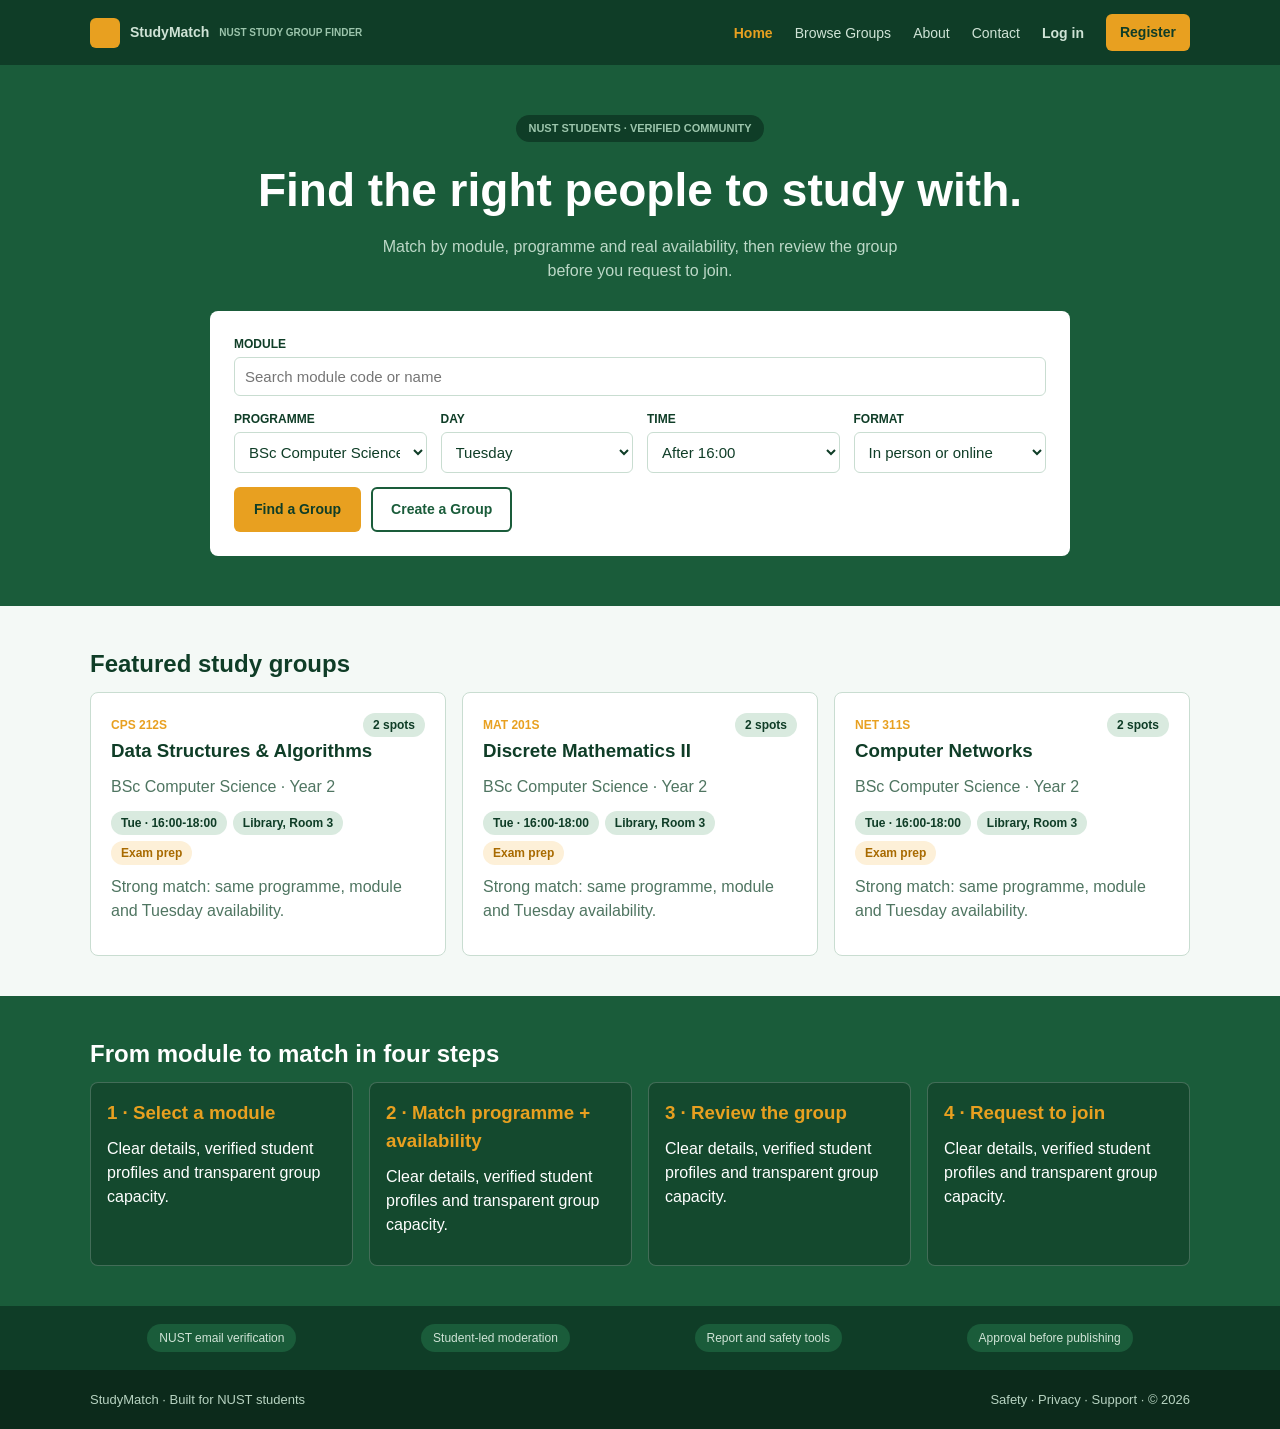
<file: index.html>
<!DOCTYPE html>
<html lang="en">
<head>
    <meta charset="UTF-8">
    <meta name="viewport" content="width=device-width, initial-scale=1.0">
    <title>StudyMatch - Home</title>
    <link rel="stylesheet" href="style.css">
</head>
<body>

<header class="site-header">
    <div class="container header-inner">
        <a class="brand" href="index.html"><span class="logo"></span> StudyMatch <small>NUST STUDY GROUP FINDER</small></a>
        <button class="menu-button" id="menuButton">☰</button>
        <nav id="mainNav">
            <ul>
                <li><a href="index.html" class="active">Home</a></li>
                <li><a href="browse.html">Browse Groups</a></li>
                <li><a href="about.html">About</a></li>
                <li><a href="contact.html">Contact</a></li>
                <li><a href="login.html"><strong>Log in</strong></a></li>
                <li><a href="register.html" class="btn btn-amber btn-small">Register</a></li>
            </ul>
        </nav>
    </div>
</header>

<main>
    <!-- Hero with search box -->
    <section class="hero">
        <div class="container">
            <span class="pill">NUST STUDENTS · VERIFIED COMMUNITY</span>
            <h1>Find the right people to study with.</h1>
            <p class="lead">Match by module, programme and real availability, then review the group before you request to join.</p>

            <form class="search-box" action="browse.html">
                <div class="field">
                    <label for="module">Module</label>
                    <input type="text" id="module" placeholder="Search module code or name">
                </div>
                <div class="row-4">
                    <div class="field">
                        <label for="programme">Programme</label>
                        <select id="programme">
                            <option>BSc Computer Science</option>
                            <option>BSc Information Technology</option>
                            <option>BSc Software Engineering</option>
                        </select>
                    </div>
                    <div class="field">
                        <label for="day">Day</label>
                        <select id="day">
                            <option>Monday</option>
                            <option selected>Tuesday</option>
                            <option>Wednesday</option>
                            <option>Thursday</option>
                            <option>Friday</option>
                            <option>Saturday</option>
                        </select>
                    </div>
                    <div class="field">
                        <label for="time">Time</label>
                        <select id="time">
                            <option>After 08:00</option>
                            <option>After 12:00</option>
                            <option selected>After 16:00</option>
                        </select>
                    </div>
                    <div class="field">
                        <label for="format">Format</label>
                        <select id="format">
                            <option>In person or online</option>
                            <option>In person</option>
                            <option>Online</option>
                        </select>
                    </div>
                </div>
                <div class="button-row">
                    <button type="submit" class="btn btn-amber">Find a Group</button>
                    <a href="create-group.html" class="btn btn-outline">Create a Group</a>
                </div>
            </form>
        </div>
    </section>

    <!-- Featured groups -->
    <section class="section section-light">
        <div class="container">
            <h2>Featured study groups</h2>
            <div class="grid-3">
                <article class="card">
                    <div class="card-top"><span class="small-label">CPS 212S</span><span class="badge badge-spots">2 spots</span></div>
                    <h3>Data Structures &amp; Algorithms</h3>
                    <p class="muted">BSc Computer Science · Year 2</p>
                    <div class="tags"><span class="tag">Tue · 16:00-18:00</span><span class="tag">Library, Room 3</span><span class="tag tag-amber">Exam prep</span></div>
                    <p class="muted">Strong match: same programme, module and Tuesday availability.</p>
                </article>
                <article class="card">
                    <div class="card-top"><span class="small-label">MAT 201S</span><span class="badge badge-spots">2 spots</span></div>
                    <h3>Discrete Mathematics II</h3>
                    <p class="muted">BSc Computer Science · Year 2</p>
                    <div class="tags"><span class="tag">Tue · 16:00-18:00</span><span class="tag">Library, Room 3</span><span class="tag tag-amber">Exam prep</span></div>
                    <p class="muted">Strong match: same programme, module and Tuesday availability.</p>
                </article>
                <article class="card">
                    <div class="card-top"><span class="small-label">NET 311S</span><span class="badge badge-spots">2 spots</span></div>
                    <h3>Computer Networks</h3>
                    <p class="muted">BSc Computer Science · Year 2</p>
                    <div class="tags"><span class="tag">Tue · 16:00-18:00</span><span class="tag">Library, Room 3</span><span class="tag tag-amber">Exam prep</span></div>
                    <p class="muted">Strong match: same programme, module and Tuesday availability.</p>
                </article>
            </div>
        </div>
    </section>

    <!-- Four steps -->
    <section class="section section-green">
        <div class="container">
            <h2>From module to match in four steps</h2>
            <div class="grid-4">
                <div class="step"><h3>1 · Select a module</h3><p>Clear details, verified student profiles and transparent group capacity.</p></div>
                <div class="step"><h3>2 · Match programme + availability</h3><p>Clear details, verified student profiles and transparent group capacity.</p></div>
                <div class="step"><h3>3 · Review the group</h3><p>Clear details, verified student profiles and transparent group capacity.</p></div>
                <div class="step"><h3>4 · Request to join</h3><p>Clear details, verified student profiles and transparent group capacity.</p></div>
            </div>
        </div>
    </section>

    <!-- Trust signals -->
    <section class="trust-bar">
        <div class="container">
            <ul>
                <li>NUST email verification</li>
                <li>Student-led moderation</li>
                <li>Report and safety tools</li>
                <li>Approval before publishing</li>
            </ul>
        </div>
    </section>
</main>

<footer class="site-footer">
    <div class="container footer-inner">
        <p>StudyMatch · Built for NUST students</p>
        <p>Safety · Privacy · Support · © 2026</p>
    </div>
</footer>

<script src="script.js"></script>
</body>
</html>
</file>
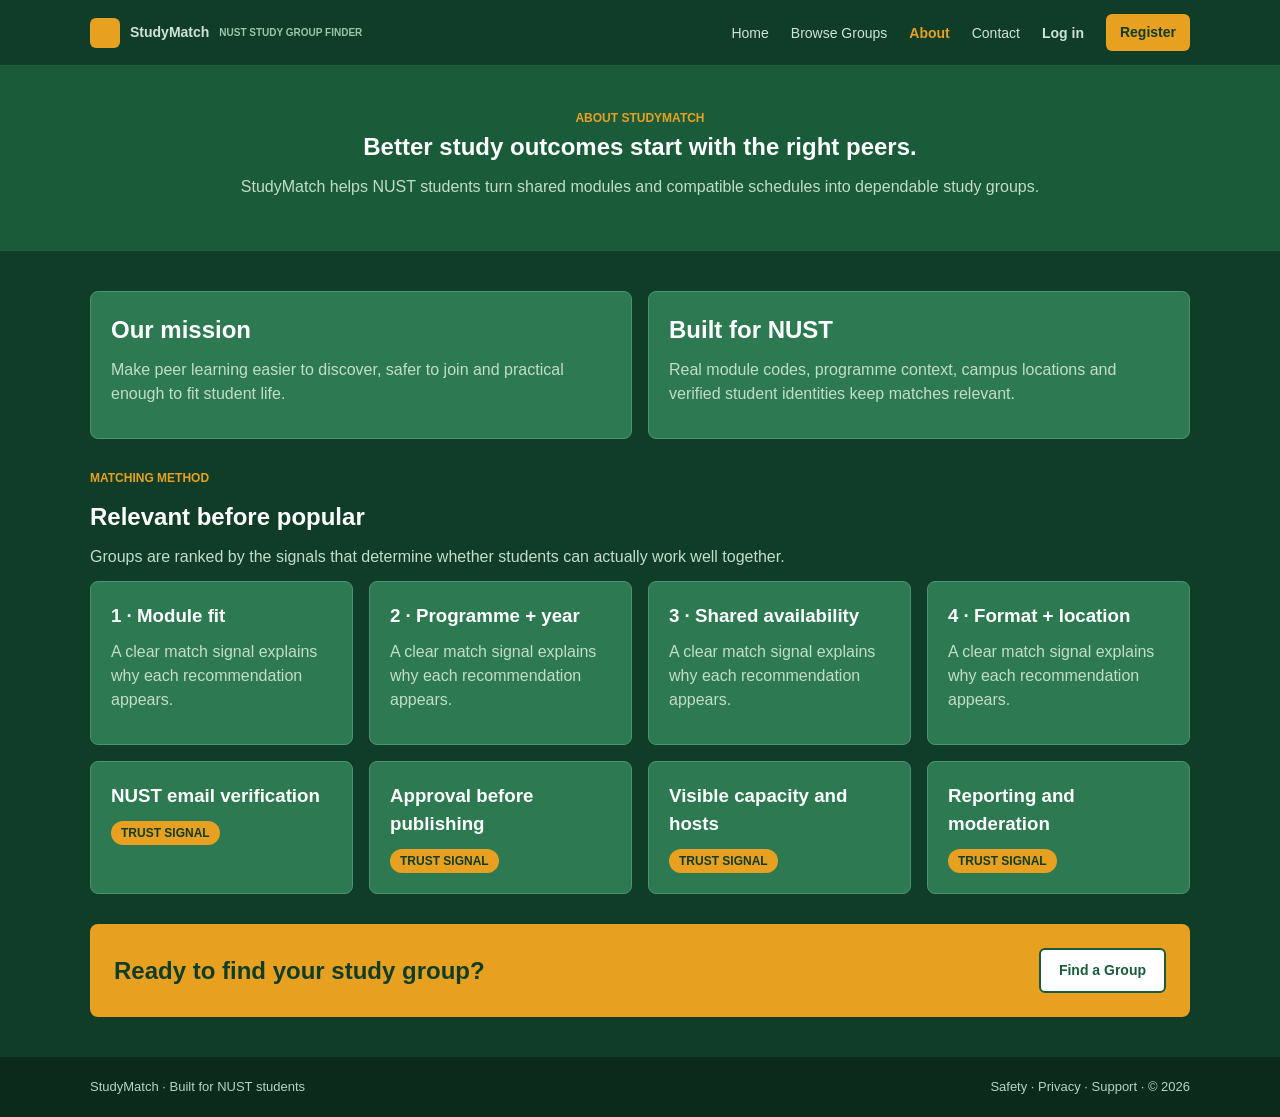
<file: about.html>
<!DOCTYPE html>
<html lang="en">
<head>
    <meta charset="UTF-8">
    <meta name="viewport" content="width=device-width, initial-scale=1.0">
    <title>StudyMatch - About</title>
    <link rel="stylesheet" href="style.css">
</head>
<body class="dark">

<header class="site-header">
    <div class="container header-inner">
        <a class="brand" href="index.html"><span class="logo"></span> StudyMatch <small>NUST STUDY GROUP FINDER</small></a>
        <button class="menu-button" id="menuButton">☰</button>
        <nav id="mainNav">
            <ul>
                <li><a href="index.html">Home</a></li>
                <li><a href="browse.html">Browse Groups</a></li>
                <li><a href="about.html" class="active">About</a></li>
                <li><a href="contact.html">Contact</a></li>
                <li><a href="login.html"><strong>Log in</strong></a></li>
                <li><a href="register.html" class="btn btn-amber btn-small">Register</a></li>
            </ul>
        </nav>
    </div>
</header>

<main>
    <section class="section" style="text-align:center">
        <div class="container">
            <span class="small-label">ABOUT STUDYMATCH</span>
            <h1>Better study outcomes start with the right peers.</h1>
            <p class="muted">StudyMatch helps NUST students turn shared modules and compatible schedules into dependable study groups.</p>
        </div>
    </section>

    <section class="section section-deep">
        <div class="container">
            <div class="grid-2">
                <article class="card">
                    <h2>Our mission</h2>
                    <p class="muted">Make peer learning easier to discover, safer to join and practical enough to fit student life.</p>
                </article>
                <article class="card">
                    <h2>Built for NUST</h2>
                    <p class="muted">Real module codes, programme context, campus locations and verified student identities keep matches relevant.</p>
                </article>
            </div>

            <p class="small-label" style="margin-top:30px">MATCHING METHOD</p>
            <h2>Relevant before popular</h2>
            <p class="muted">Groups are ranked by the signals that determine whether students can actually work well together.</p>

            <div class="grid-4">
                <article class="card"><h3>1 · Module fit</h3><p class="muted">A clear match signal explains why each recommendation appears.</p></article>
                <article class="card"><h3>2 · Programme + year</h3><p class="muted">A clear match signal explains why each recommendation appears.</p></article>
                <article class="card"><h3>3 · Shared availability</h3><p class="muted">A clear match signal explains why each recommendation appears.</p></article>
                <article class="card"><h3>4 · Format + location</h3><p class="muted">A clear match signal explains why each recommendation appears.</p></article>
            </div>

            <div class="grid-4" style="margin-top:16px">
                <article class="card"><h3>NUST email verification</h3><span class="badge badge-amber">TRUST SIGNAL</span></article>
                <article class="card"><h3>Approval before publishing</h3><span class="badge badge-amber">TRUST SIGNAL</span></article>
                <article class="card"><h3>Visible capacity and hosts</h3><span class="badge badge-amber">TRUST SIGNAL</span></article>
                <article class="card"><h3>Reporting and moderation</h3><span class="badge badge-amber">TRUST SIGNAL</span></article>
            </div>

            <div class="cta-band" style="margin-top:30px">
                <h2>Ready to find your study group?</h2>
                <a href="browse.html" class="btn btn-outline">Find a Group</a>
            </div>
        </div>
    </section>
</main>

<footer class="site-footer">
    <div class="container footer-inner">
        <p>StudyMatch · Built for NUST students</p>
        <p>Safety · Privacy · Support · © 2026</p>
    </div>
</footer>

<script src="script.js"></script>
</body>
</html>
</file>
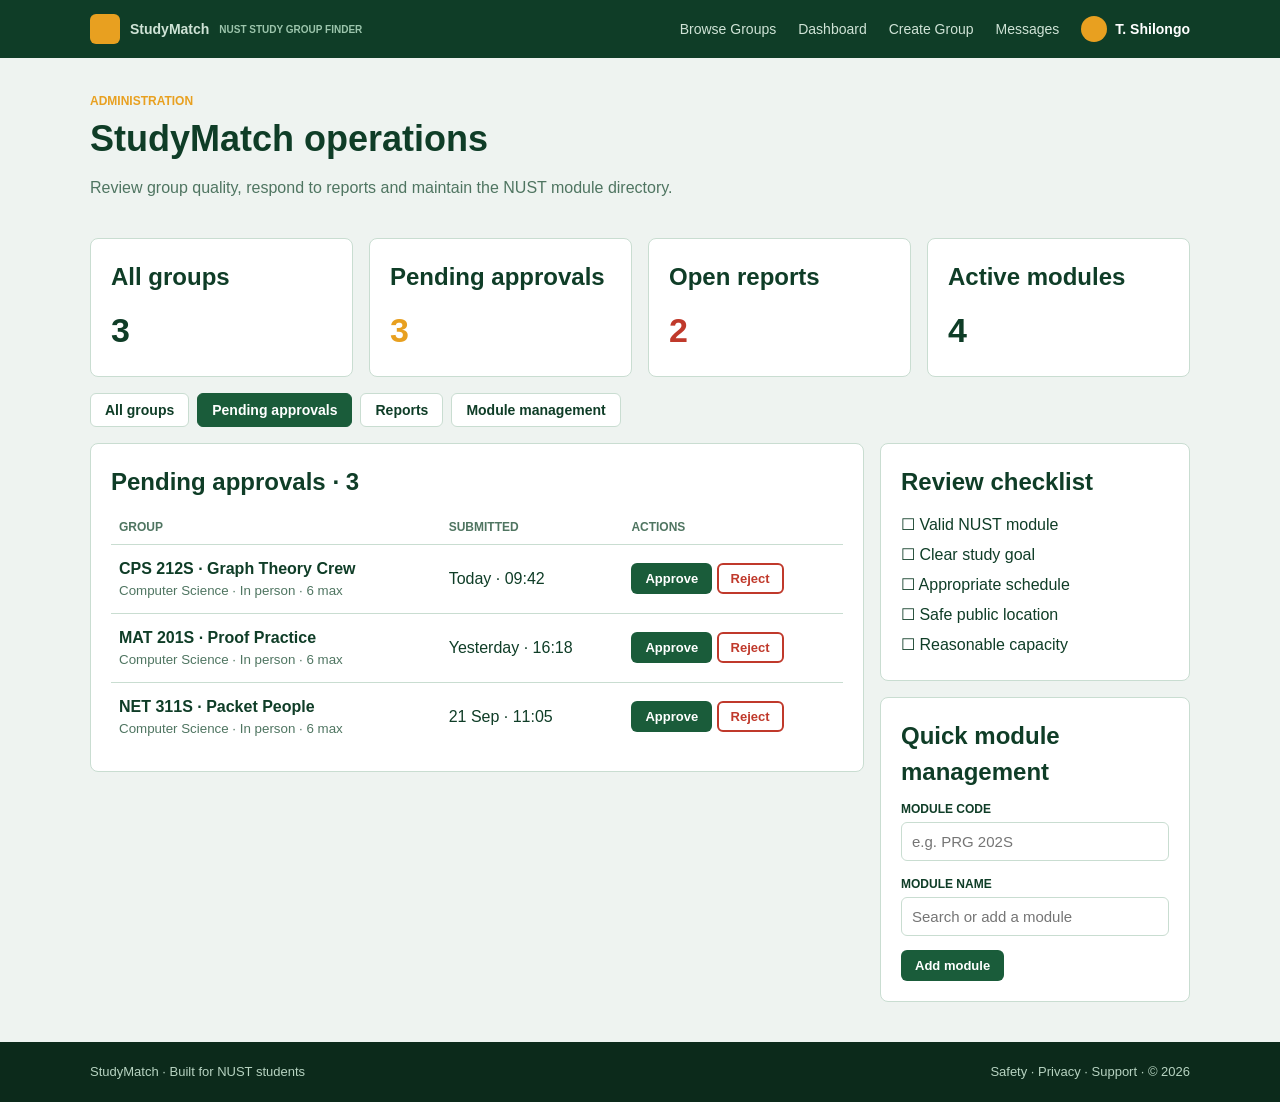
<file: admin.html>
<!DOCTYPE html>
<html lang="en">
<head>
    <meta charset="UTF-8">
    <meta name="viewport" content="width=device-width, initial-scale=1.0">
    <title>StudyMatch - Administration</title>
    <link rel="stylesheet" href="style.css">
</head>
<body>

<header class="site-header">
    <div class="container header-inner">
        <a class="brand" href="dashboard.html"><span class="logo"></span> StudyMatch <small>NUST STUDY GROUP FINDER</small></a>
        <button class="menu-button" id="menuButton">☰</button>
        <nav id="mainNav">
            <ul>
                <li><a href="browse.html">Browse Groups</a></li>
                <li><a href="dashboard.html">Dashboard</a></li>
                <li><a href="create-group.html">Create Group</a></li>
                <li><a href="dashboard.html#messages">Messages</a></li>
                <li class="user-name"><span class="avatar"></span> T. Shilongo</li>
            </ul>
        </nav>
    </div>
</header>

<main>
    <div class="container">
        <div class="page-title">
            <span class="small-label">ADMINISTRATION</span>
            <h1>StudyMatch operations</h1>
            <p class="muted">Review group quality, respond to reports and maintain the NUST module directory.</p>
        </div>

        <!-- Numbers at the top (updated by script.js) -->
        <div class="stats">
            <div class="card"><h2>All groups</h2><p class="stat-number" id="countGroups">3</p></div>
            <div class="card"><h2>Pending approvals</h2><p class="stat-number" style="color:#e8a020" id="countPending">3</p></div>
            <div class="card"><h2>Open reports</h2><p class="stat-number" style="color:#c0392b" id="countReports">2</p></div>
            <div class="card"><h2>Active modules</h2><p class="stat-number" id="countModules">4</p></div>
        </div>

        <!-- Tabs -->
        <div class="tabs">
            <button class="tab" data-panel="panelGroups">All groups</button>
            <button class="tab active" data-panel="panelPending">Pending approvals</button>
            <button class="tab" data-panel="panelReports">Reports</button>
            <button class="tab" data-panel="panelModules">Module management</button>
        </div>

        <div class="two-column">
            <div>

                <!-- All groups -->
                <section class="card tab-panel" id="panelGroups">
                    <h2>All groups</h2>
                    <table id="groupsTable">
                        <thead><tr><th>Group</th><th>Status</th><th>Actions</th></tr></thead>
                        <tbody>
                            <tr><td><strong>CPS 212S · Data Structures &amp; Algorithms</strong><small>Computer Science · In person · 6 max</small></td><td>Approved</td><td><button class="btn btn-red btn-small" data-action="delete">Delete</button></td></tr>
                            <tr><td><strong>MAT 201S · Tuesday Proof Lab</strong><small>Computer Science · In person · 6 max</small></td><td>Approved</td><td><button class="btn btn-red btn-small" data-action="delete">Delete</button></td></tr>
                            <tr><td><strong>NET 311S · Packet People</strong><small>Computer Science · In person · 6 max</small></td><td>Approved</td><td><button class="btn btn-red btn-small" data-action="delete">Delete</button></td></tr>
                        </tbody>
                    </table>
                </section>

                <!-- Pending approvals -->
                <section class="card tab-panel show" id="panelPending">
                    <h2 id="pendingTitle">Pending approvals · 3</h2>
                    <table id="pendingTable">
                        <thead><tr><th>Group</th><th>Submitted</th><th>Actions</th></tr></thead>
                        <tbody>
                            <tr>
                                <td><strong>CPS 212S · Graph Theory Crew</strong><small>Computer Science · In person · 6 max</small></td>
                                <td>Today · 09:42</td>
                                <td><button class="btn btn-green btn-small" data-action="approve">Approve</button> <button class="btn btn-red btn-small" data-action="reject">Reject</button></td>
                            </tr>
                            <tr>
                                <td><strong>MAT 201S · Proof Practice</strong><small>Computer Science · In person · 6 max</small></td>
                                <td>Yesterday · 16:18</td>
                                <td><button class="btn btn-green btn-small" data-action="approve">Approve</button> <button class="btn btn-red btn-small" data-action="reject">Reject</button></td>
                            </tr>
                            <tr>
                                <td><strong>NET 311S · Packet People</strong><small>Computer Science · In person · 6 max</small></td>
                                <td>21 Sep · 11:05</td>
                                <td><button class="btn btn-green btn-small" data-action="approve">Approve</button> <button class="btn btn-red btn-small" data-action="reject">Reject</button></td>
                            </tr>
                        </tbody>
                    </table>
                </section>

                <!-- Reports -->
                <section class="card tab-panel" id="panelReports">
                    <h2>Open reports</h2>
                    <table id="reportsTable">
                        <thead><tr><th>Group</th><th>Reason</th><th>Actions</th></tr></thead>
                        <tbody>
                            <tr><td><strong>CPS 212S · Algorithms Practice Circle</strong></td><td>Conduct report</td><td><button class="btn btn-green btn-small" data-action="resolve">Resolve</button></td></tr>
                            <tr><td><strong>CPS 212S · Data Structures &amp; Algorithms</strong></td><td>Inaccurate group detail</td><td><button class="btn btn-green btn-small" data-action="resolve">Resolve</button></td></tr>
                        </tbody>
                    </table>
                </section>

                <!-- Modules: add and delete -->
                <section class="card tab-panel" id="panelModules">
                    <h2>Module management</h2>
                    <table id="modulesTable">
                        <thead><tr><th>Code</th><th>Name</th><th>Actions</th></tr></thead>
                        <tbody>
                            <tr><td><strong>CPS 212S</strong></td><td>Data Structures &amp; Algorithms</td><td><button class="btn btn-red btn-small" data-action="delete">Delete</button></td></tr>
                            <tr><td><strong>MAT 201S</strong></td><td>Discrete Mathematics II</td><td><button class="btn btn-red btn-small" data-action="delete">Delete</button></td></tr>
                            <tr><td><strong>NET 311S</strong></td><td>Computer Networks</td><td><button class="btn btn-red btn-small" data-action="delete">Delete</button></td></tr>
                            <tr><td><strong>DBS 211S</strong></td><td>Database Systems</td><td><button class="btn btn-red btn-small" data-action="delete">Delete</button></td></tr>
                        </tbody>
                    </table>
                </section>
            </div>

            <!-- Side column -->
            <div class="stack">
                <section class="card">
                    <h2>Review checklist</h2>
                    <ul class="plain-list">
                        <li>☐ Valid NUST module</li>
                        <li>☐ Clear study goal</li>
                        <li>☐ Appropriate schedule</li>
                        <li>☐ Safe public location</li>
                        <li>☐ Reasonable capacity</li>
                    </ul>
                </section>

                <section class="card">
                    <h2>Quick module management</h2>
                    <form id="moduleForm">
                        <div class="field">
                            <label for="moduleCode">Module code</label>
                            <input type="text" id="moduleCode" placeholder="e.g. PRG 202S" required>
                        </div>
                        <div class="field">
                            <label for="moduleName">Module name</label>
                            <input type="text" id="moduleName" placeholder="Search or add a module" required>
                        </div>
                        <button type="submit" class="btn btn-green btn-small">Add module</button>
                    </form>
                </section>
            </div>
        </div>
    </div>
</main>

<footer class="site-footer">
    <div class="container footer-inner">
        <p>StudyMatch · Built for NUST students</p>
        <p>Safety · Privacy · Support · © 2026</p>
    </div>
</footer>

<script src="script.js"></script>
</body>
</html>
</file>
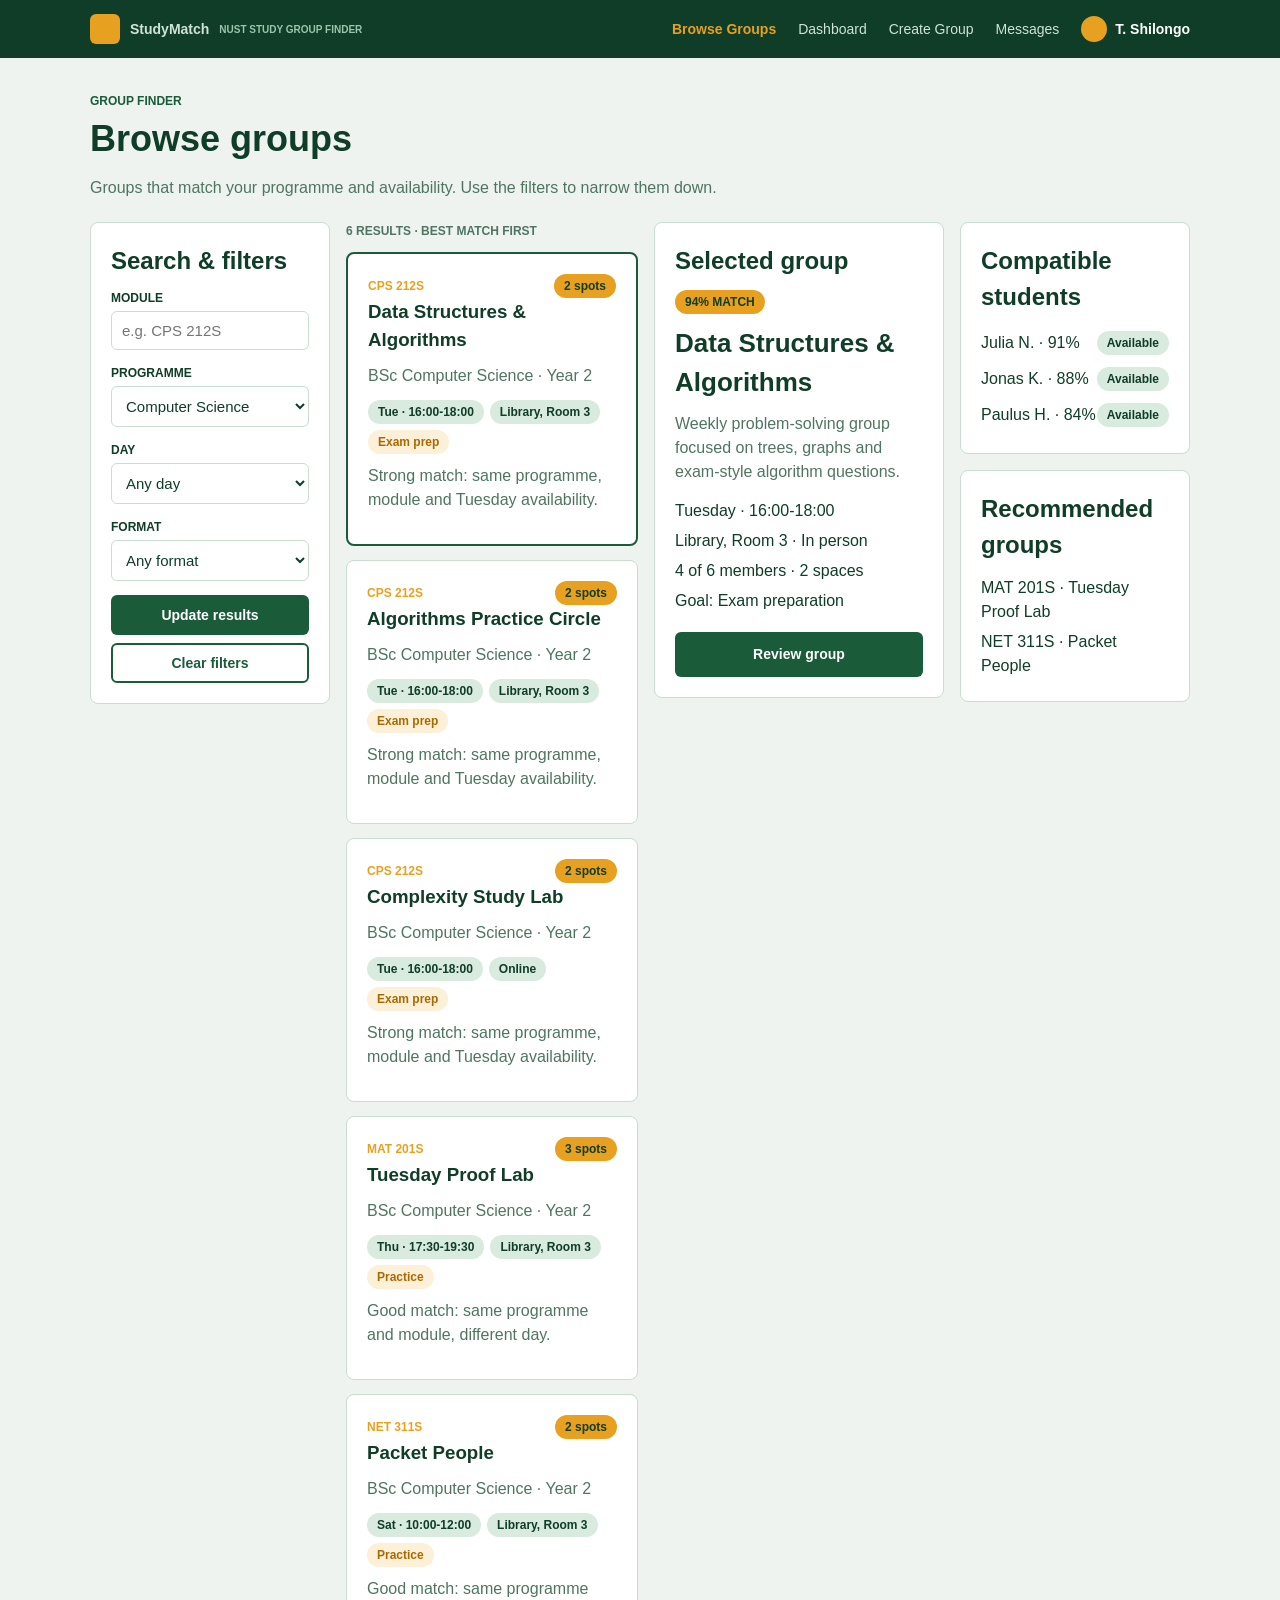
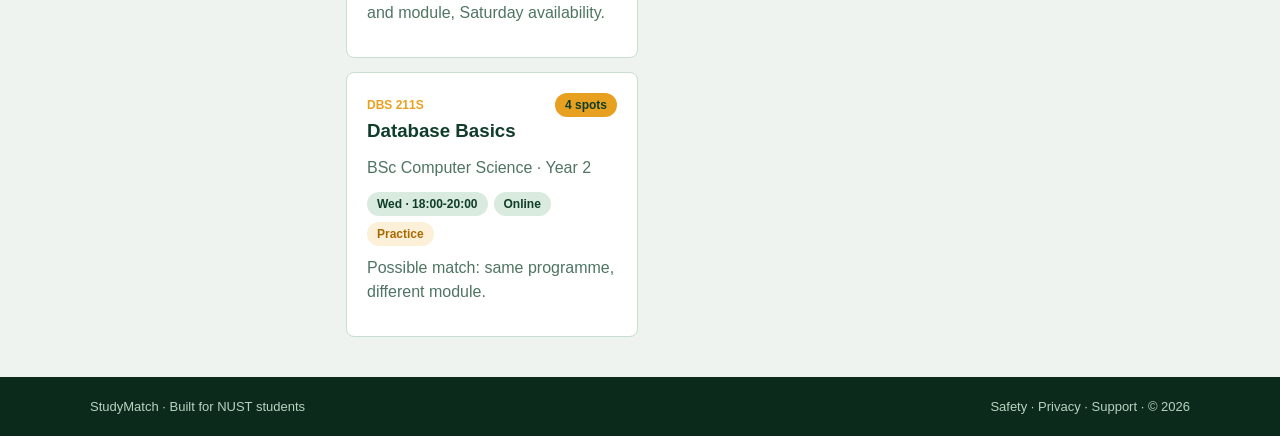
<file: browse.html>
<!DOCTYPE html>
<html lang="en">
<head>
    <meta charset="UTF-8">
    <meta name="viewport" content="width=device-width, initial-scale=1.0">
    <title>StudyMatch - Browse groups</title>
    <link rel="stylesheet" href="style.css">
</head>
<body>

<header class="site-header">
    <div class="container header-inner">
        <a class="brand" href="dashboard.html"><span class="logo"></span> StudyMatch <small>NUST STUDY GROUP FINDER</small></a>
        <button class="menu-button" id="menuButton">☰</button>
        <nav id="mainNav">
            <ul>
                <li><a href="browse.html" class="active">Browse Groups</a></li>
                <li><a href="dashboard.html">Dashboard</a></li>
                <li><a href="create-group.html">Create Group</a></li>
                <li><a href="dashboard.html#messages">Messages</a></li>
                <li class="user-name"><span class="avatar"></span> T. Shilongo</li>
            </ul>
        </nav>
    </div>
</header>

<main>
    <div class="container">
        <div class="page-title">
            <span class="small-label" style="color:#1a5c3a">GROUP FINDER</span>
            <h1>Browse groups</h1>
            <p class="muted">Groups that match your programme and availability. Use the filters to narrow them down.</p>
        </div>

        <div class="browse-layout">

            <!-- Column 1: filters -->
            <form class="card" id="filterForm">
                <h2>Search &amp; filters</h2>
                <div class="field">
                    <label for="fModule">Module</label>
                    <input type="text" id="fModule" placeholder="e.g. CPS 212S">
                </div>
                <div class="field">
                    <label for="fProgramme">Programme</label>
                    <select id="fProgramme">
                        <option>Computer Science</option>
                        <option>Information Technology</option>
                    </select>
                </div>
                <div class="field">
                    <label for="fDay">Day</label>
                    <select id="fDay">
                        <option value="">Any day</option>
                        <option>Tuesday</option>
                        <option>Wednesday</option>
                        <option>Thursday</option>
                        <option>Saturday</option>
                    </select>
                </div>
                <div class="field">
                    <label for="fFormat">Format</label>
                    <select id="fFormat">
                        <option value="">Any format</option>
                        <option value="In person">In person</option>
                        <option value="Online">Online</option>
                    </select>
                </div>
                <button type="submit" class="btn btn-green btn-full">Update results</button>
                <button type="button" class="btn btn-outline btn-full" id="clearFilters" style="margin-top:8px">Clear filters</button>
            </form>

            <!-- Column 2: list of groups. Each card stores its details in data-... attributes -->
            <section>
                <p class="small-label muted" id="resultCount">6 RESULTS · BEST MATCH FIRST</p>
                <div class="results">

                    <article class="card group-card selected" data-module="CPS 212S Data Structures &amp; Algorithms" data-day="Tuesday" data-format="In person"
                        data-name="Data Structures &amp; Algorithms" data-match="94" data-desc="Weekly problem-solving group focused on trees, graphs and exam-style algorithm questions."
                        data-when="Tuesday · 16:00-18:00" data-where="Library, Room 3 · In person" data-members="4 of 6 members · 2 spaces" data-goal="Exam preparation">
                        <div class="card-top"><span class="small-label">CPS 212S</span><span class="badge badge-amber">2 spots</span></div>
                        <h3>Data Structures &amp; Algorithms</h3>
                        <p class="muted">BSc Computer Science · Year 2</p>
                        <div class="tags"><span class="tag">Tue · 16:00-18:00</span><span class="tag">Library, Room 3</span><span class="tag tag-amber">Exam prep</span></div>
                        <p class="muted">Strong match: same programme, module and Tuesday availability.</p>
                    </article>

                    <article class="card group-card" data-module="CPS 212S Algorithms Practice Circle" data-day="Tuesday" data-format="In person"
                        data-name="Algorithms Practice Circle" data-match="91" data-desc="Short problem sets followed by group discussion of the solutions."
                        data-when="Tuesday · 16:00-18:00" data-where="Library, Room 3 · In person" data-members="4 of 6 members · 2 spaces" data-goal="Exam preparation">
                        <div class="card-top"><span class="small-label">CPS 212S</span><span class="badge badge-amber">2 spots</span></div>
                        <h3>Algorithms Practice Circle</h3>
                        <p class="muted">BSc Computer Science · Year 2</p>
                        <div class="tags"><span class="tag">Tue · 16:00-18:00</span><span class="tag">Library, Room 3</span><span class="tag tag-amber">Exam prep</span></div>
                        <p class="muted">Strong match: same programme, module and Tuesday availability.</p>
                    </article>

                    <article class="card group-card" data-module="CPS 212S Complexity Study Lab" data-day="Tuesday" data-format="Online"
                        data-name="Complexity Study Lab" data-match="88" data-desc="Work through Big-O and recurrence relation exercises together on Microsoft Teams."
                        data-when="Tuesday · 16:00-18:00" data-where="Microsoft Teams · Online" data-members="4 of 6 members · 2 spaces" data-goal="Understand complexity">
                        <div class="card-top"><span class="small-label">CPS 212S</span><span class="badge badge-amber">2 spots</span></div>
                        <h3>Complexity Study Lab</h3>
                        <p class="muted">BSc Computer Science · Year 2</p>
                        <div class="tags"><span class="tag">Tue · 16:00-18:00</span><span class="tag">Online</span><span class="tag tag-amber">Exam prep</span></div>
                        <p class="muted">Strong match: same programme, module and Tuesday availability.</p>
                    </article>

                    <article class="card group-card" data-module="MAT 201S Tuesday Proof Lab" data-day="Thursday" data-format="In person"
                        data-name="Tuesday Proof Lab" data-match="82" data-desc="Induction, contradiction and counting arguments, one proof at a time."
                        data-when="Thursday · 17:30-19:30" data-where="Library, Room 3 · In person" data-members="3 of 6 members · 3 spaces" data-goal="Write clear proofs">
                        <div class="card-top"><span class="small-label">MAT 201S</span><span class="badge badge-amber">3 spots</span></div>
                        <h3>Tuesday Proof Lab</h3>
                        <p class="muted">BSc Computer Science · Year 2</p>
                        <div class="tags"><span class="tag">Thu · 17:30-19:30</span><span class="tag">Library, Room 3</span><span class="tag tag-amber">Practice</span></div>
                        <p class="muted">Good match: same programme and module, different day.</p>
                    </article>

                    <article class="card group-card" data-module="NET 311S Packet People" data-day="Saturday" data-format="In person"
                        data-name="Packet People" data-match="79" data-desc="Subnetting and routing practice for the Computer Networks module."
                        data-when="Saturday · 10:00-12:00" data-where="Library, Room 3 · In person" data-members="4 of 6 members · 2 spaces" data-goal="Master subnetting">
                        <div class="card-top"><span class="small-label">NET 311S</span><span class="badge badge-amber">2 spots</span></div>
                        <h3>Packet People</h3>
                        <p class="muted">BSc Computer Science · Year 2</p>
                        <div class="tags"><span class="tag">Sat · 10:00-12:00</span><span class="tag">Library, Room 3</span><span class="tag tag-amber">Practice</span></div>
                        <p class="muted">Good match: same programme and module, Saturday availability.</p>
                    </article>

                    <article class="card group-card" data-module="DBS 211S Database Basics" data-day="Wednesday" data-format="Online"
                        data-name="Database Basics" data-match="65" data-desc="SQL queries and normalisation questions, shared over Microsoft Teams."
                        data-when="Wednesday · 18:00-20:00" data-where="Microsoft Teams · Online" data-members="2 of 6 members · 4 spaces" data-goal="Learn SQL joins">
                        <div class="card-top"><span class="small-label">DBS 211S</span><span class="badge badge-amber">4 spots</span></div>
                        <h3>Database Basics</h3>
                        <p class="muted">BSc Computer Science · Year 2</p>
                        <div class="tags"><span class="tag">Wed · 18:00-20:00</span><span class="tag">Online</span><span class="tag tag-amber">Practice</span></div>
                        <p class="muted">Possible match: same programme, different module.</p>
                    </article>

                </div>
            </section>

            <!-- Column 3: selected group -->
            <aside class="card" aria-label="Selected group">
                <h2>Selected group</h2>
                <span class="badge badge-amber" id="selMatch">94% MATCH</span>
                <h2 id="selName" style="font-size:26px;margin-top:10px">Data Structures &amp; Algorithms</h2>
                <p class="muted" id="selDesc">Weekly problem-solving group focused on trees, graphs and exam-style algorithm questions.</p>
                <ul class="plain-list">
                    <li id="selWhen">Tuesday · 16:00-18:00</li>
                    <li id="selWhere">Library, Room 3 · In person</li>
                    <li id="selMembers">4 of 6 members · 2 spaces</li>
                    <li id="selGoal">Goal: Exam preparation</li>
                </ul>
                <a href="group.html" class="btn btn-green btn-full" style="margin-top:16px">Review group</a>
            </aside>

            <!-- Column 4: side cards -->
            <div class="stack">
                <section class="card">
                    <h2>Compatible students</h2>
                    <div class="person"><span>Julia N. · 91%</span><span class="badge badge-spots">Available</span></div>
                    <div class="person"><span>Jonas K. · 88%</span><span class="badge badge-spots">Available</span></div>
                    <div class="person"><span>Paulus H. · 84%</span><span class="badge badge-spots">Available</span></div>
                </section>
                <section class="card">
                    <h2>Recommended groups</h2>
                    <ul class="plain-list">
                        <li>MAT 201S · Tuesday Proof Lab</li>
                        <li>NET 311S · Packet People</li>
                    </ul>
                </section>
            </div>
        </div>
    </div>
</main>

<footer class="site-footer">
    <div class="container footer-inner">
        <p>StudyMatch · Built for NUST students</p>
        <p>Safety · Privacy · Support · © 2026</p>
    </div>
</footer>

<script src="script.js"></script>
</body>
</html>
</file>
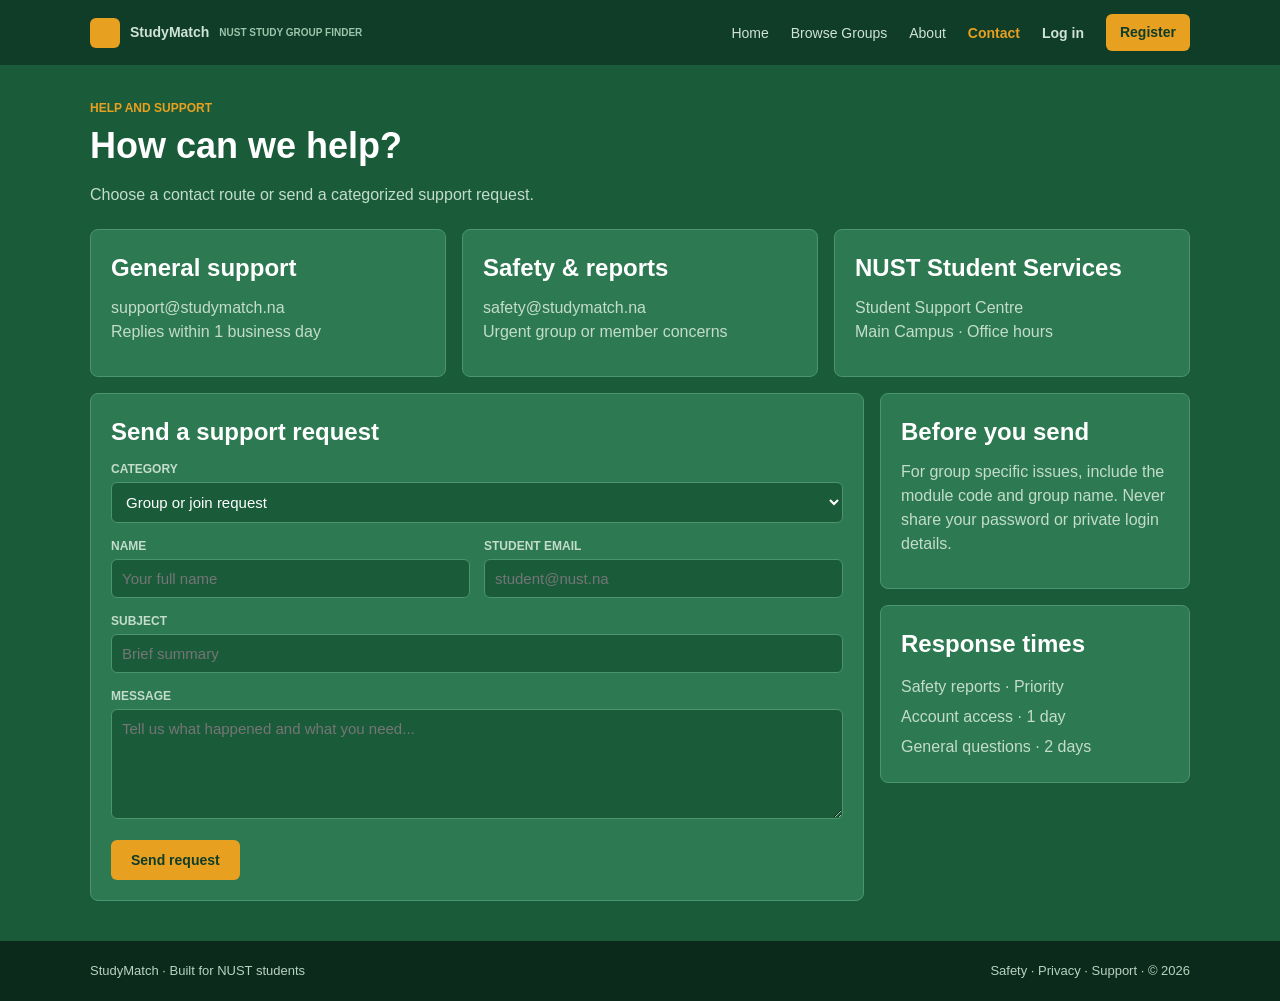
<file: contact.html>
<!DOCTYPE html>
<html lang="en">
<head>
    <meta charset="UTF-8">
    <meta name="viewport" content="width=device-width, initial-scale=1.0">
    <title>StudyMatch - Contact</title>
    <link rel="stylesheet" href="style.css">
</head>
<body class="dark">

<header class="site-header">
    <div class="container header-inner">
        <a class="brand" href="index.html"><span class="logo"></span> StudyMatch <small>NUST STUDY GROUP FINDER</small></a>
        <button class="menu-button" id="menuButton">☰</button>
        <nav id="mainNav">
            <ul>
                <li><a href="index.html">Home</a></li>
                <li><a href="browse.html">Browse Groups</a></li>
                <li><a href="about.html">About</a></li>
                <li><a href="contact.html" class="active">Contact</a></li>
                <li><a href="login.html"><strong>Log in</strong></a></li>
                <li><a href="register.html" class="btn btn-amber btn-small">Register</a></li>
            </ul>
        </nav>
    </div>
</header>

<main>
    <div class="container">
        <div class="page-title">
            <span class="small-label">HELP AND SUPPORT</span>
            <h1>How can we help?</h1>
            <p class="muted">Choose a contact route or send a categorized support request.</p>
        </div>

        <div class="contact-cards">
            <article class="card"><h2>General support</h2><p class="muted">support@studymatch.na<br>Replies within 1 business day</p></article>
            <article class="card"><h2>Safety &amp; reports</h2><p class="muted">safety@studymatch.na<br>Urgent group or member concerns</p></article>
            <article class="card"><h2>NUST Student Services</h2><p class="muted">Student Support Centre<br>Main Campus · Office hours</p></article>
        </div>

        <div class="two-column">
            <!-- Support request form (data entry) -->
            <form class="card validate" data-success="Thanks! Your request was sent. We will reply by email.">
                <h2>Send a support request</h2>

                <div class="field">
                    <label for="category">Category</label>
                    <select id="category">
                        <option>Group or join request</option>
                        <option>Account access</option>
                        <option>Safety concern</option>
                        <option>General question</option>
                    </select>
                </div>
                <div class="row-2">
                    <div class="field">
                        <label for="name">Name</label>
                        <input type="text" id="name" placeholder="Your full name" required>
                    </div>
                    <div class="field">
                        <label for="email">Student email</label>
                        <input type="email" id="email" placeholder="student@nust.na" data-check="nust-email" required>
                    </div>
                </div>
                <div class="field">
                    <label for="subject">Subject</label>
                    <input type="text" id="subject" placeholder="Brief summary" required>
                </div>
                <div class="field">
                    <label for="message">Message</label>
                    <textarea id="message" placeholder="Tell us what happened and what you need..." data-check="message" required></textarea>
                </div>
                <button type="submit" class="btn btn-amber">Send request</button>
            </form>

            <div class="stack">
                <section class="card">
                    <h2>Before you send</h2>
                    <p class="muted">For group specific issues, include the module code and group name. Never share your password or private login details.</p>
                </section>
                <section class="card">
                    <h2>Response times</h2>
                    <ul class="plain-list muted">
                        <li>Safety reports · Priority</li>
                        <li>Account access · 1 day</li>
                        <li>General questions · 2 days</li>
                    </ul>
                </section>
            </div>
        </div>
    </div>
</main>

<footer class="site-footer">
    <div class="container footer-inner">
        <p>StudyMatch · Built for NUST students</p>
        <p>Safety · Privacy · Support · © 2026</p>
    </div>
</footer>

<script src="script.js"></script>
</body>
</html>
</file>
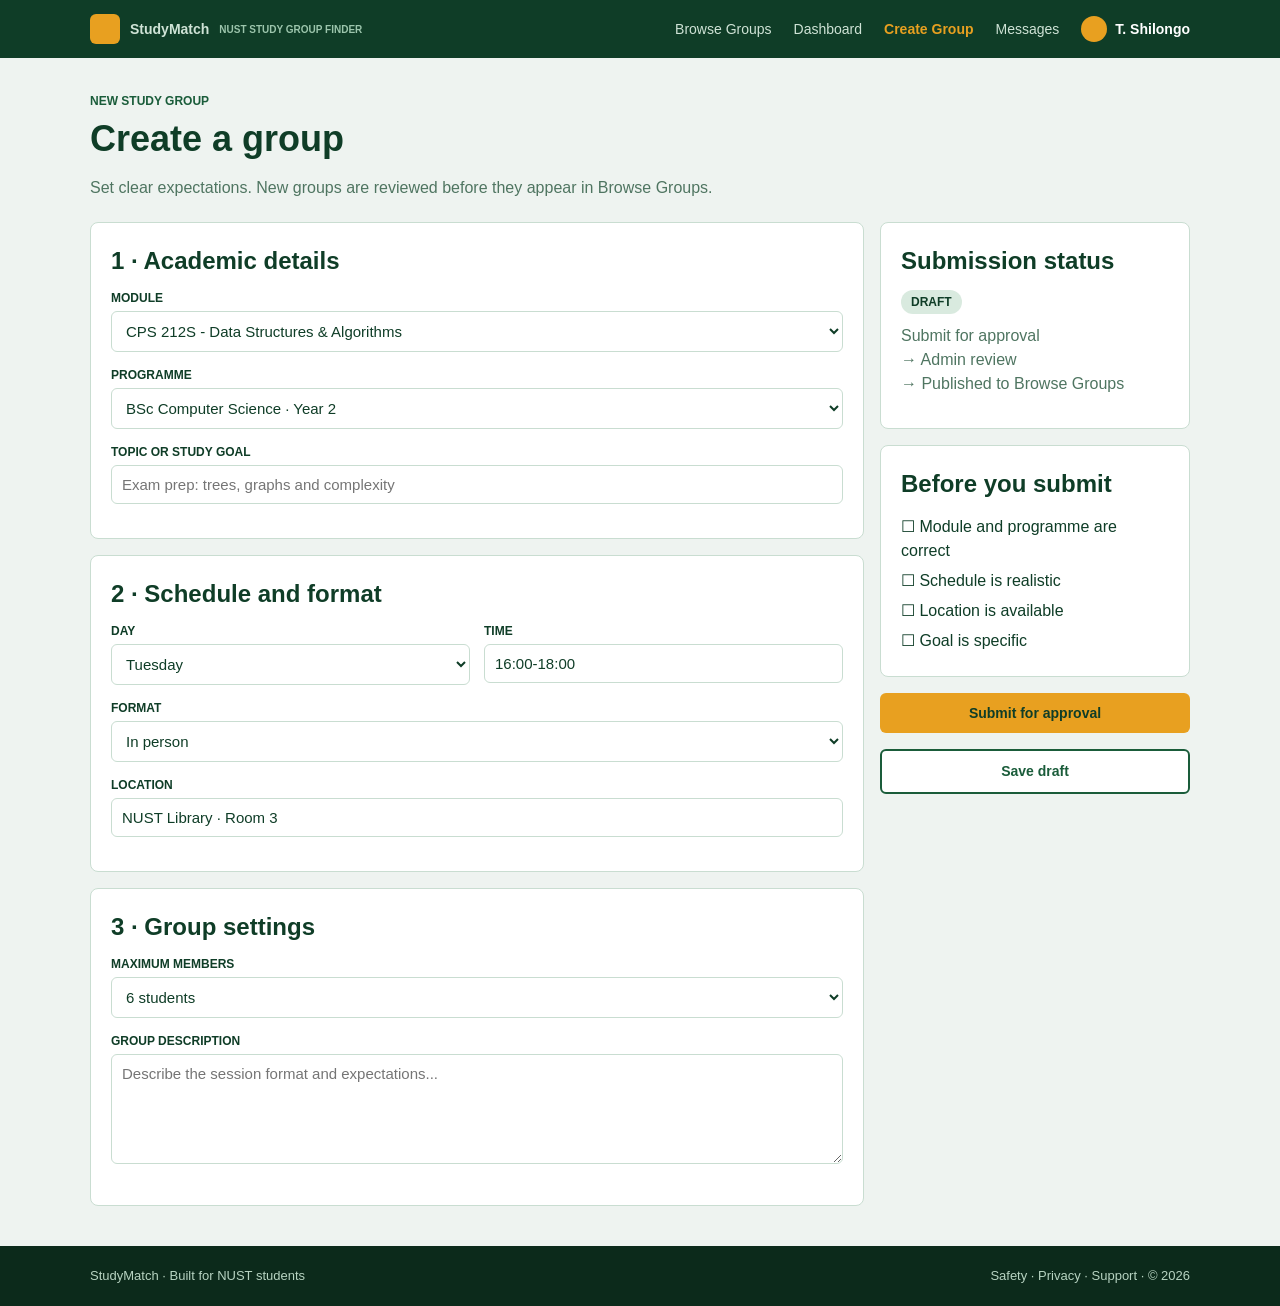
<file: create-group.html>
<!DOCTYPE html>
<html lang="en">
<head>
    <meta charset="UTF-8">
    <meta name="viewport" content="width=device-width, initial-scale=1.0">
    <title>StudyMatch - Create a group</title>
    <link rel="stylesheet" href="style.css">
</head>
<body>

<header class="site-header">
    <div class="container header-inner">
        <a class="brand" href="dashboard.html"><span class="logo"></span> StudyMatch <small>NUST STUDY GROUP FINDER</small></a>
        <button class="menu-button" id="menuButton">☰</button>
        <nav id="mainNav">
            <ul>
                <li><a href="browse.html">Browse Groups</a></li>
                <li><a href="dashboard.html">Dashboard</a></li>
                <li><a href="create-group.html" class="active">Create Group</a></li>
                <li><a href="dashboard.html#messages">Messages</a></li>
                <li class="user-name"><span class="avatar"></span> T. Shilongo</li>
            </ul>
        </nav>
    </div>
</header>

<main>
    <div class="container">
        <div class="page-title">
            <span class="small-label" style="color:#1a5c3a">NEW STUDY GROUP</span>
            <h1>Create a group</h1>
            <p class="muted">Set clear expectations. New groups are reviewed before they appear in Browse Groups.</p>
        </div>

        <!-- After a successful check, script.js opens the dashboard -->
        <form class="two-column validate" data-next="dashboard.html">
            <div class="stack">

                <section class="card">
                    <h2>1 · Academic details</h2>
                    <div class="field">
                        <label for="module">Module</label>
                        <select id="module" required>
                            <option>CPS 212S - Data Structures &amp; Algorithms</option>
                            <option>MAT 201S - Discrete Mathematics II</option>
                            <option>NET 311S - Computer Networks</option>
                            <option>DBS 211S - Database Systems</option>
                        </select>
                    </div>
                    <div class="field">
                        <label for="programme">Programme</label>
                        <select id="programme">
                            <option>BSc Computer Science · Year 2</option>
                            <option>BSc Information Technology · Year 2</option>
                        </select>
                    </div>
                    <div class="field">
                        <label for="goal">Topic or study goal</label>
                        <input type="text" id="goal" placeholder="Exam prep: trees, graphs and complexity" required>
                    </div>
                </section>

                <section class="card">
                    <h2>2 · Schedule and format</h2>
                    <div class="row-2">
                        <div class="field">
                            <label for="day">Day</label>
                            <select id="day">
                                <option>Monday</option>
                                <option selected>Tuesday</option>
                                <option>Wednesday</option>
                                <option>Thursday</option>
                                <option>Friday</option>
                                <option>Saturday</option>
                            </select>
                        </div>
                        <div class="field">
                            <label for="time">Time</label>
                            <input type="text" id="time" value="16:00-18:00" required>
                        </div>
                    </div>
                    <div class="field">
                        <label for="format">Format</label>
                        <select id="format">
                            <option>In person</option>
                            <option>Online</option>
                        </select>
                    </div>
                    <div class="field">
                        <label for="location">Location</label>
                        <input type="text" id="location" value="NUST Library · Room 3" required>
                    </div>
                </section>

                <section class="card">
                    <h2>3 · Group settings</h2>
                    <div class="field">
                        <label for="max">Maximum members</label>
                        <select id="max">
                            <option>4 students</option>
                            <option>5 students</option>
                            <option selected>6 students</option>
                            <option>8 students</option>
                        </select>
                    </div>
                    <div class="field">
                        <label for="description">Group description</label>
                        <textarea id="description" placeholder="Describe the session format and expectations..." data-check="message" required></textarea>
                    </div>
                </section>
            </div>

            <div class="stack">
                <section class="card">
                    <h2>Submission status</h2>
                    <span class="badge badge-spots">DRAFT</span>
                    <p class="muted" style="margin-top:10px">Submit for approval<br>→ Admin review<br>→ Published to Browse Groups</p>
                </section>
                <section class="card">
                    <h2>Before you submit</h2>
                    <ul class="plain-list">
                        <li>☐ Module and programme are correct</li>
                        <li>☐ Schedule is realistic</li>
                        <li>☐ Location is available</li>
                        <li>☐ Goal is specific</li>
                    </ul>
                </section>
                <button type="submit" class="btn btn-amber btn-full">Submit for approval</button>
                <a href="dashboard.html" class="btn btn-outline btn-full">Save draft</a>
            </div>
        </form>
    </div>
</main>

<footer class="site-footer">
    <div class="container footer-inner">
        <p>StudyMatch · Built for NUST students</p>
        <p>Safety · Privacy · Support · © 2026</p>
    </div>
</footer>

<script src="script.js"></script>
</body>
</html>
</file>
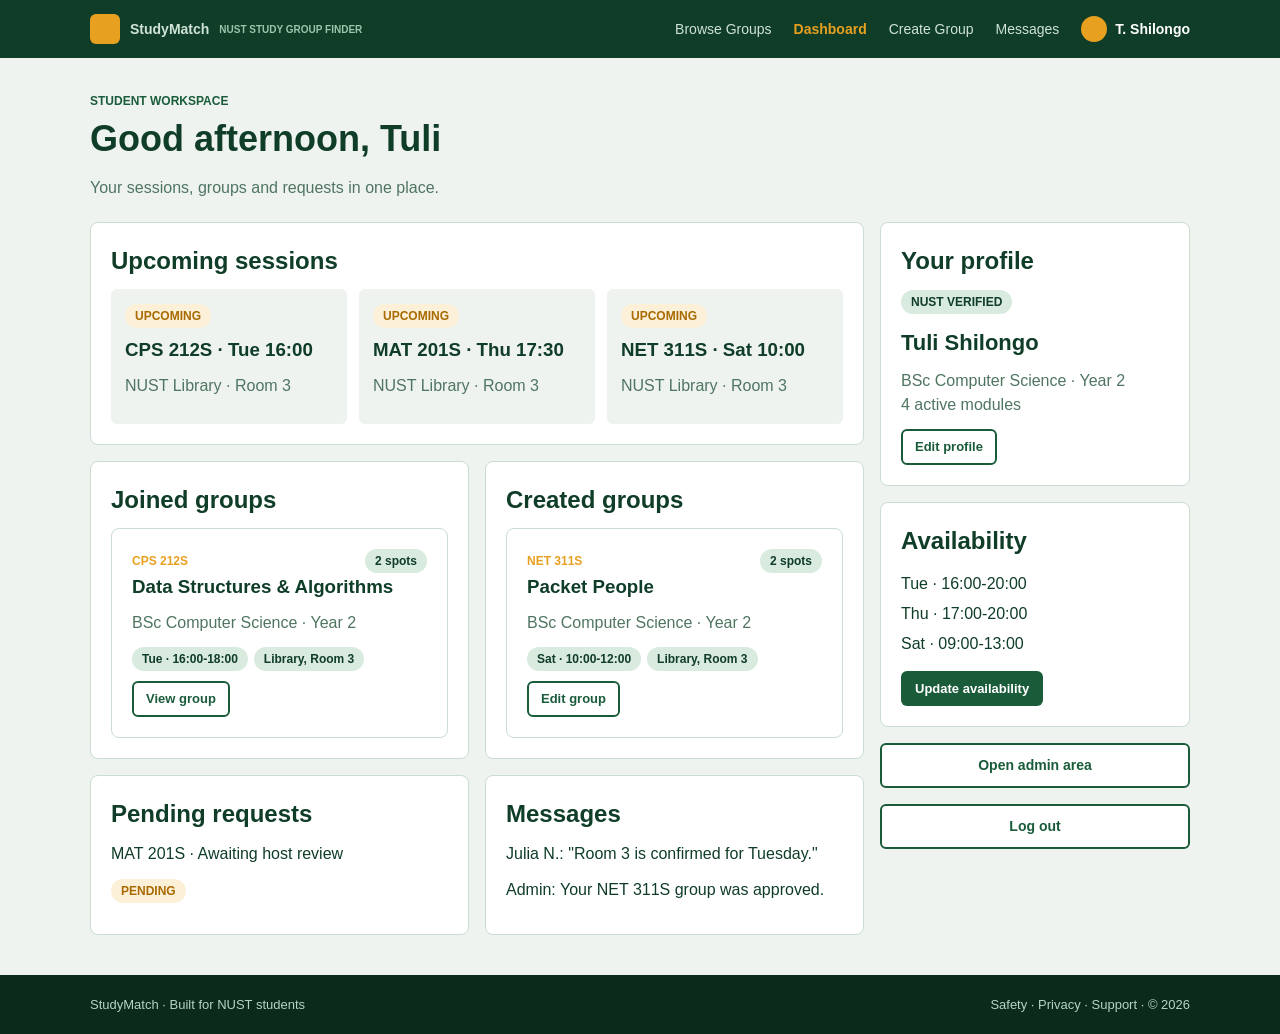
<file: dashboard.html>
<!DOCTYPE html>
<html lang="en">
<head>
    <meta charset="UTF-8">
    <meta name="viewport" content="width=device-width, initial-scale=1.0">
    <title>StudyMatch - Dashboard</title>
    <link rel="stylesheet" href="style.css">
</head>
<body>

<header class="site-header">
    <div class="container header-inner">
        <a class="brand" href="dashboard.html"><span class="logo"></span> StudyMatch <small>NUST STUDY GROUP FINDER</small></a>
        <button class="menu-button" id="menuButton">☰</button>
        <nav id="mainNav">
            <ul>
                <li><a href="browse.html">Browse Groups</a></li>
                <li><a href="dashboard.html" class="active">Dashboard</a></li>
                <li><a href="create-group.html">Create Group</a></li>
                <li><a href="#messages">Messages</a></li>
                <li class="user-name"><span class="avatar"></span> T. Shilongo</li>
            </ul>
        </nav>
    </div>
</header>

<main>
    <div class="container">
        <div class="page-title">
            <span class="small-label" style="color:#1a5c3a">STUDENT WORKSPACE</span>
            <h1>Good afternoon, Tuli</h1>
            <p class="muted">Your sessions, groups and requests in one place.</p>
        </div>

        <div class="two-column">
            <div class="stack">

                <section class="card">
                    <h2>Upcoming sessions</h2>
                    <div class="sessions">
                        <div class="session"><span class="badge badge-pending">UPCOMING</span><h3 style="margin-top:8px">CPS 212S · Tue 16:00</h3><p class="muted">NUST Library · Room 3</p></div>
                        <div class="session"><span class="badge badge-pending">UPCOMING</span><h3 style="margin-top:8px">MAT 201S · Thu 17:30</h3><p class="muted">NUST Library · Room 3</p></div>
                        <div class="session"><span class="badge badge-pending">UPCOMING</span><h3 style="margin-top:8px">NET 311S · Sat 10:00</h3><p class="muted">NUST Library · Room 3</p></div>
                    </div>
                </section>

                <div class="grid-2">
                    <section class="card">
                        <h2>Joined groups</h2>
                        <article class="card">
                            <div class="card-top"><span class="small-label">CPS 212S</span><span class="badge badge-spots">2 spots</span></div>
                            <h3>Data Structures &amp; Algorithms</h3>
                            <p class="muted">BSc Computer Science · Year 2</p>
                            <div class="tags"><span class="tag">Tue · 16:00-18:00</span><span class="tag">Library, Room 3</span></div>
                            <a href="group.html" class="btn btn-outline btn-small">View group</a>
                        </article>
                    </section>

                    <section class="card">
                        <h2>Created groups</h2>
                        <article class="card">
                            <div class="card-top"><span class="small-label">NET 311S</span><span class="badge badge-spots">2 spots</span></div>
                            <h3>Packet People</h3>
                            <p class="muted">BSc Computer Science · Year 2</p>
                            <div class="tags"><span class="tag">Sat · 10:00-12:00</span><span class="tag">Library, Room 3</span></div>
                            <a href="create-group.html" class="btn btn-outline btn-small">Edit group</a>
                        </article>
                    </section>
                </div>

                <div class="grid-2">
                    <section class="card">
                        <h2>Pending requests</h2>
                        <p>MAT 201S · Awaiting host review</p>
                        <span class="badge badge-pending">PENDING</span>
                    </section>

                    <section class="card" id="messages">
                        <h2>Messages</h2>
                        <p>Julia N.: "Room 3 is confirmed for Tuesday."</p>
                        <p>Admin: Your NET 311S group was approved.</p>
                    </section>
                </div>
            </div>

            <div class="stack">
                <section class="card">
                    <h2>Your profile</h2>
                    <span class="badge badge-spots">NUST VERIFIED</span>
                    <h3 style="margin-top:12px; font-size:22px">Tuli Shilongo</h3>
                    <p class="muted">BSc Computer Science · Year 2<br>4 active modules</p>
                    <a href="register.html" class="btn btn-outline btn-small">Edit profile</a>
                </section>

                <section class="card">
                    <h2>Availability</h2>
                    <ul class="plain-list">
                        <li>Tue · 16:00-20:00</li>
                        <li>Thu · 17:00-20:00</li>
                        <li>Sat · 09:00-13:00</li>
                    </ul>
                    <a href="register.html" class="btn btn-green btn-small" style="margin-top:12px">Update availability</a>
                </section>

                <a href="admin.html" class="btn btn-outline">Open admin area</a>
                <a href="index.html" class="btn btn-outline">Log out</a>
            </div>
        </div>
    </div>
</main>

<footer class="site-footer">
    <div class="container footer-inner">
        <p>StudyMatch · Built for NUST students</p>
        <p>Safety · Privacy · Support · © 2026</p>
    </div>
</footer>

<script src="script.js"></script>
</body>
</html>
</file>
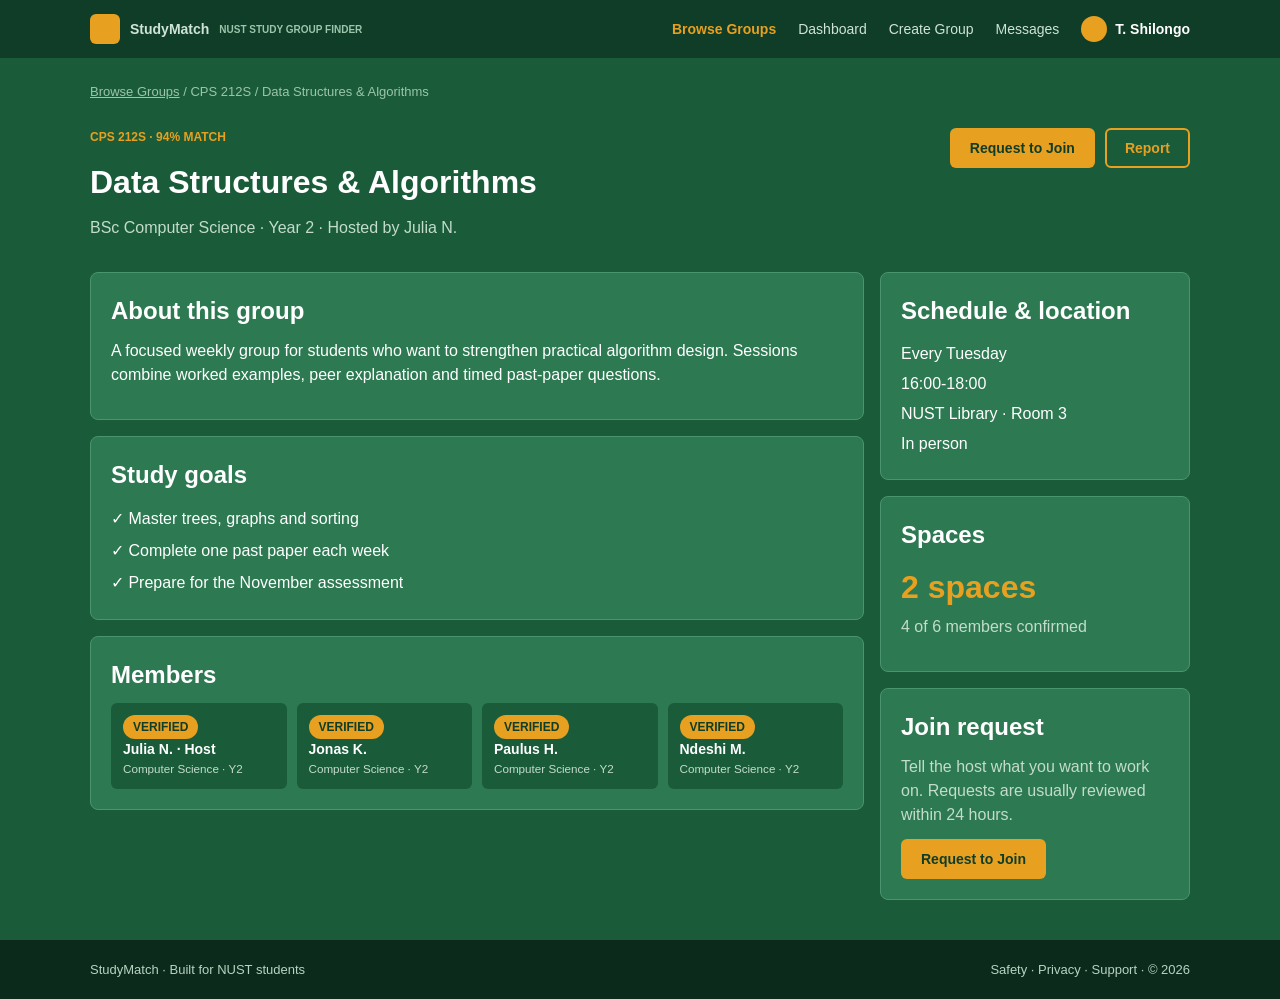
<file: group.html>
<!DOCTYPE html>
<html lang="en">
<head>
    <meta charset="UTF-8">
    <meta name="viewport" content="width=device-width, initial-scale=1.0">
    <title>StudyMatch - Group details</title>
    <link rel="stylesheet" href="style.css">
</head>
<body class="dark">

<header class="site-header">
    <div class="container header-inner">
        <a class="brand" href="dashboard.html"><span class="logo"></span> StudyMatch <small>NUST STUDY GROUP FINDER</small></a>
        <button class="menu-button" id="menuButton">☰</button>
        <nav id="mainNav">
            <ul>
                <li><a href="browse.html" class="active">Browse Groups</a></li>
                <li><a href="dashboard.html">Dashboard</a></li>
                <li><a href="create-group.html">Create Group</a></li>
                <li><a href="dashboard.html#messages">Messages</a></li>
                <li class="user-name"><span class="avatar"></span> T. Shilongo</li>
            </ul>
        </nav>
    </div>
</header>

<main>
    <div class="container">
        <p class="breadcrumb"><a href="browse.html">Browse Groups</a> / CPS 212S / Data Structures &amp; Algorithms</p>

        <div style="display:flex; justify-content:space-between; flex-wrap:wrap; gap:14px; margin-bottom:20px">
            <div>
                <p class="small-label">CPS 212S · 94% MATCH</p>
                <h1>Data Structures &amp; Algorithms</h1>
                <p class="muted">BSc Computer Science · Year 2 · Hosted by Julia N.</p>
            </div>
            <div class="button-row" style="align-items:flex-start">
                <button class="btn btn-amber join-button">Request to Join</button>
                <button class="btn btn-outline" id="reportButton" style="background:none;color:#e8a020 !important;border-color:#e8a020">Report</button>
            </div>
        </div>

        <div class="two-column">
            <div class="stack">
                <section class="card">
                    <h2>About this group</h2>
                    <p>A focused weekly group for students who want to strengthen practical algorithm design. Sessions combine worked examples, peer explanation and timed past-paper questions.</p>
                </section>

                <section class="card">
                    <h2>Study goals</h2>
                    <ul class="goal-list">
                        <li>✓ Master trees, graphs and sorting</li>
                        <li>✓ Complete one past paper each week</li>
                        <li>✓ Prepare for the November assessment</li>
                    </ul>
                </section>

                <section class="card">
                    <h2>Members</h2>
                    <div class="members">
                        <div class="member"><span class="badge badge-amber">VERIFIED</span><br><strong>Julia N. · Host</strong><small>Computer Science · Y2</small></div>
                        <div class="member"><span class="badge badge-amber">VERIFIED</span><br><strong>Jonas K.</strong><small>Computer Science · Y2</small></div>
                        <div class="member"><span class="badge badge-amber">VERIFIED</span><br><strong>Paulus H.</strong><small>Computer Science · Y2</small></div>
                        <div class="member"><span class="badge badge-amber">VERIFIED</span><br><strong>Ndeshi M.</strong><small>Computer Science · Y2</small></div>
                    </div>
                </section>
            </div>

            <div class="stack">
                <section class="card">
                    <h2>Schedule &amp; location</h2>
                    <ul class="plain-list">
                        <li>Every Tuesday</li>
                        <li>16:00-18:00</li>
                        <li>NUST Library · Room 3</li>
                        <li>In person</li>
                    </ul>
                </section>

                <section class="card">
                    <h2>Spaces</h2>
                    <p class="big-number">2 spaces</p>
                    <p class="muted">4 of 6 members confirmed</p>
                </section>

                <section class="card">
                    <h2>Join request</h2>
                    <p class="muted" id="joinNote">Tell the host what you want to work on. Requests are usually reviewed within 24 hours.</p>
                    <button class="btn btn-amber join-button">Request to Join</button>
                </section>
            </div>
        </div>
    </div>
</main>

<footer class="site-footer">
    <div class="container footer-inner">
        <p>StudyMatch · Built for NUST students</p>
        <p>Safety · Privacy · Support · © 2026</p>
    </div>
</footer>

<script src="script.js"></script>
</body>
</html>
</file>
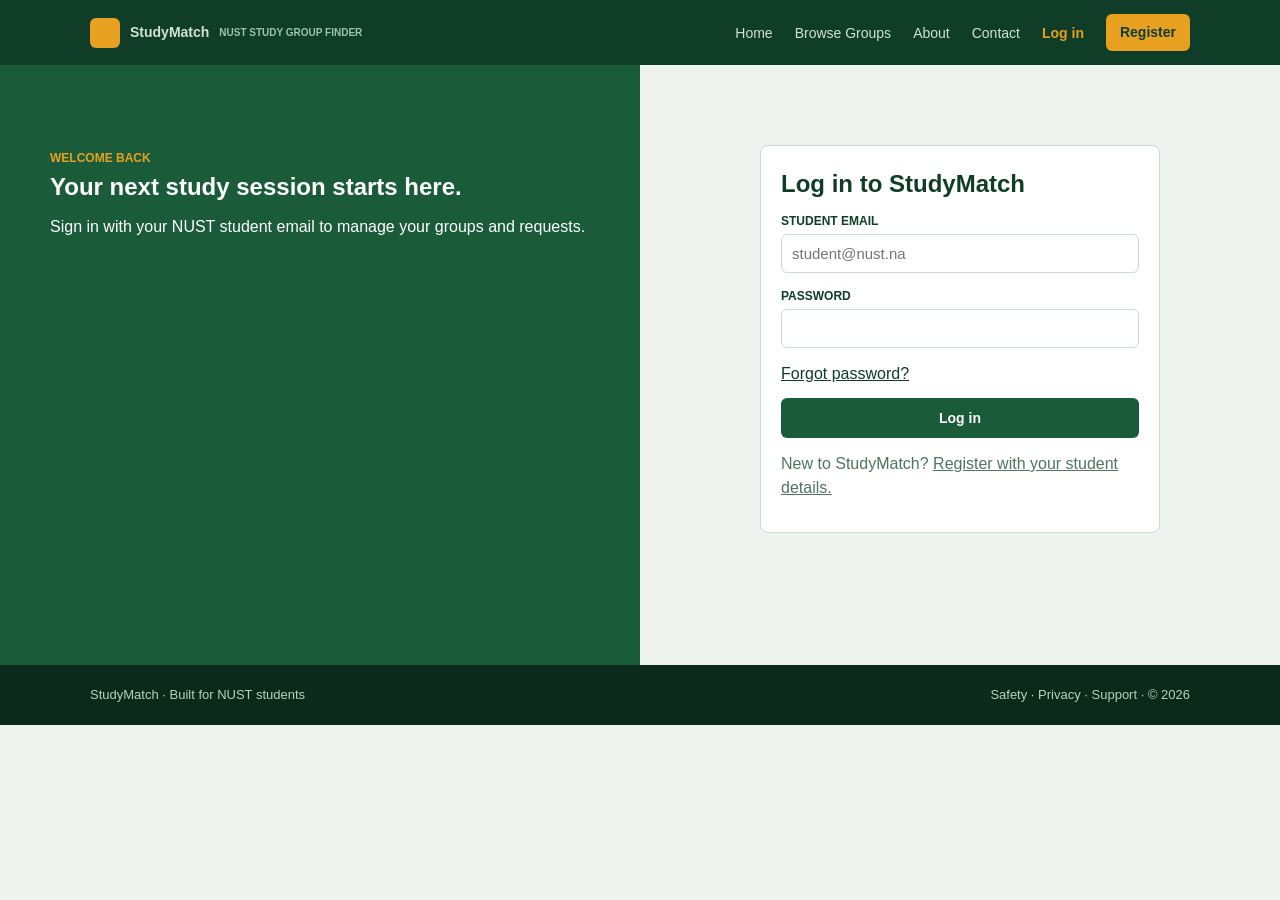
<file: login.html>
<!DOCTYPE html>
<html lang="en">
<head>
    <meta charset="UTF-8">
    <meta name="viewport" content="width=device-width, initial-scale=1.0">
    <title>StudyMatch - Log in</title>
    <link rel="stylesheet" href="style.css">
</head>
<body>

<header class="site-header">
    <div class="container header-inner">
        <a class="brand" href="index.html"><span class="logo"></span> StudyMatch <small>NUST STUDY GROUP FINDER</small></a>
        <button class="menu-button" id="menuButton">☰</button>
        <nav id="mainNav">
            <ul>
                <li><a href="index.html">Home</a></li>
                <li><a href="browse.html">Browse Groups</a></li>
                <li><a href="about.html">About</a></li>
                <li><a href="contact.html">Contact</a></li>
                <li><a href="login.html" class="active">Log in</a></li>
                <li><a href="register.html" class="btn btn-amber btn-small">Register</a></li>
            </ul>
        </nav>
    </div>
</header>

<main class="login-page">
    <section class="login-left">
        <span class="small-label">WELCOME BACK</span>
        <h1>Your next study session starts here.</h1>
        <p>Sign in with your NUST student email to manage your groups and requests.</p>
    </section>

    <section class="login-right">
        <!-- After a successful check, script.js opens dashboard.html -->
        <form class="card login-card validate" data-next="dashboard.html">
            <h2>Log in to StudyMatch</h2>
            <div class="field">
                <label for="email">Student email</label>
                <input type="email" id="email" placeholder="student@nust.na" data-check="nust-email" required>
            </div>
            <div class="field">
                <label for="password">Password</label>
                <input type="password" id="password" required>
            </div>
            <p><a href="contact.html">Forgot password?</a></p>
            <button type="submit" class="btn btn-green btn-full">Log in</button>
            <p class="muted" style="margin-top:14px">New to StudyMatch? <a href="register.html">Register with your student details.</a></p>
        </form>
    </section>
</main>

<footer class="site-footer">
    <div class="container footer-inner">
        <p>StudyMatch · Built for NUST students</p>
        <p>Safety · Privacy · Support · © 2026</p>
    </div>
</footer>

<script src="script.js"></script>
</body>
</html>
</file>
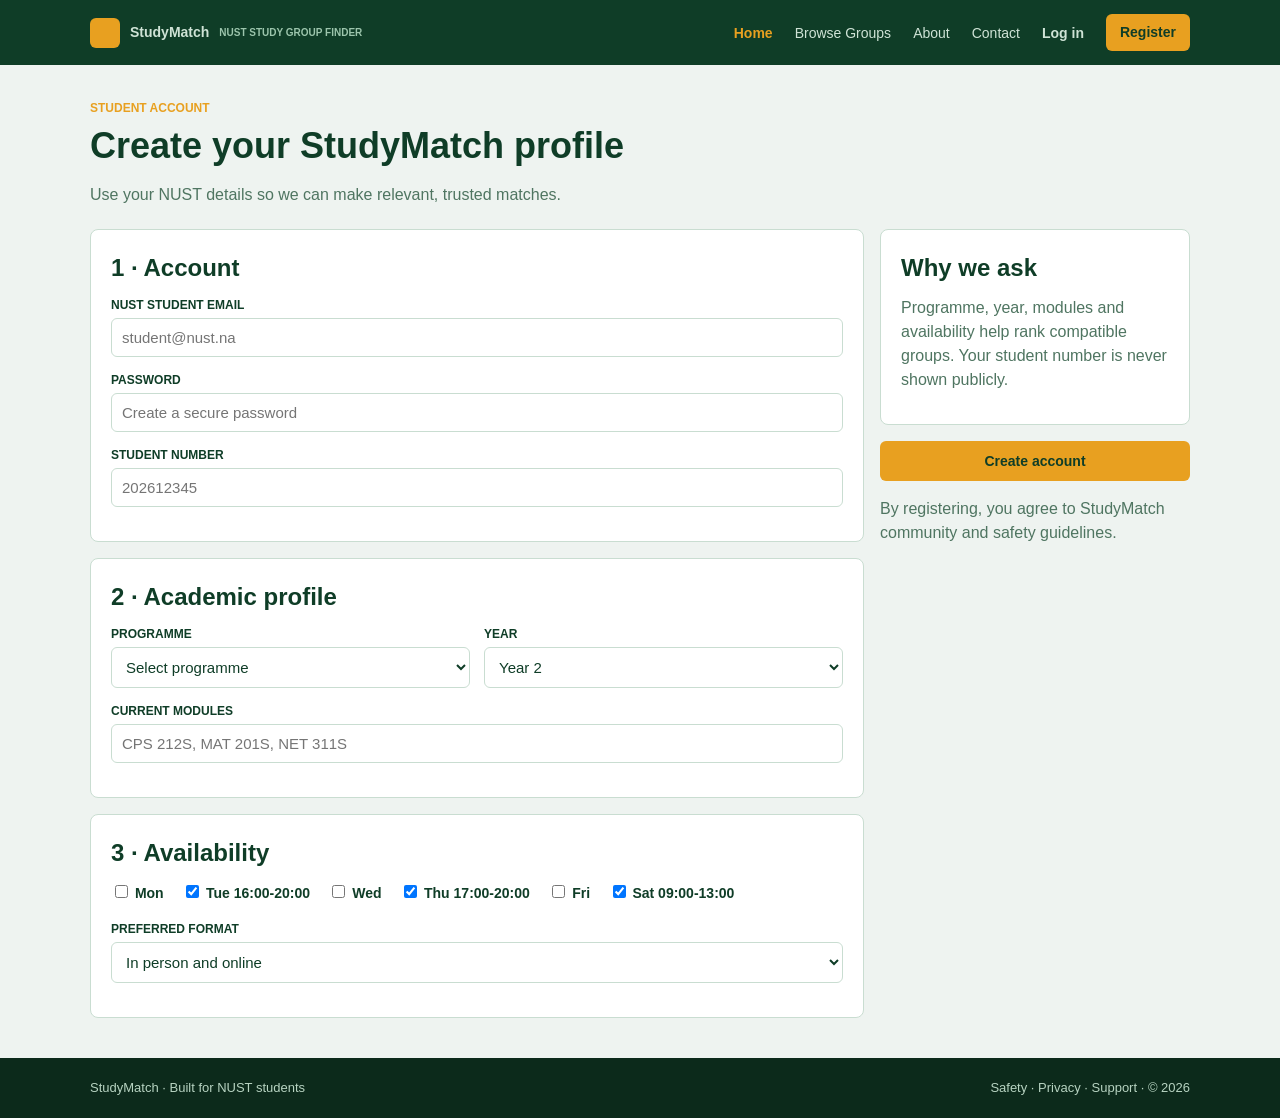
<file: register.html>
<!DOCTYPE html>
<html lang="en">
<head>
    <meta charset="UTF-8">
    <meta name="viewport" content="width=device-width, initial-scale=1.0">
    <title>StudyMatch - Register</title>
    <link rel="stylesheet" href="style.css">
</head>
<body>

<header class="site-header">
    <div class="container header-inner">
        <a class="brand" href="index.html"><span class="logo"></span> StudyMatch <small>NUST STUDY GROUP FINDER</small></a>
        <button class="menu-button" id="menuButton">☰</button>
        <nav id="mainNav">
            <ul>
                <li><a href="index.html" class="active">Home</a></li>
                <li><a href="browse.html">Browse Groups</a></li>
                <li><a href="about.html">About</a></li>
                <li><a href="contact.html">Contact</a></li>
                <li><a href="login.html"><strong>Log in</strong></a></li>
                <li><a href="register.html" class="btn btn-amber btn-small">Register</a></li>
            </ul>
        </nav>
    </div>
</header>

<main>
    <div class="container">
        <div class="page-title">
            <span class="small-label">STUDENT ACCOUNT</span>
            <h1>Create your StudyMatch profile</h1>
            <p class="muted">Use your NUST details so we can make relevant, trusted matches.</p>
        </div>

        <form class="two-column validate" data-next="login.html">
            <div class="stack">
                <!-- 1. Account -->
                <section class="card">
                    <h2>1 · Account</h2>
                    <div class="field">
                        <label for="email">NUST student email</label>
                        <input type="email" id="email" placeholder="student@nust.na" data-check="nust-email" required>
                    </div>
                    <div class="field">
                        <label for="password">Password</label>
                        <input type="password" id="password" placeholder="Create a secure password" data-check="password" required>
                    </div>
                    <div class="field">
                        <label for="studentNumber">Student number</label>
                        <input type="text" id="studentNumber" placeholder="202612345" data-check="student-number" required>
                    </div>
                </section>

                <!-- 2. Academic profile -->
                <section class="card">
                    <h2>2 · Academic profile</h2>
                    <div class="row-2">
                        <div class="field">
                            <label for="programme">Programme</label>
                            <select id="programme" required>
                                <option value="">Select programme</option>
                                <option>BSc Computer Science</option>
                                <option>BSc Information Technology</option>
                                <option>BSc Software Engineering</option>
                            </select>
                        </div>
                        <div class="field">
                            <label for="year">Year</label>
                            <select id="year">
                                <option>Year 1</option>
                                <option selected>Year 2</option>
                                <option>Year 3</option>
                                <option>Year 4</option>
                            </select>
                        </div>
                    </div>
                    <div class="field">
                        <label for="modules">Current modules</label>
                        <input type="text" id="modules" placeholder="CPS 212S, MAT 201S, NET 311S" required>
                    </div>
                </section>

                <!-- 3. Availability -->
                <section class="card">
                    <h2>3 · Availability</h2>
                    <p class="availability">
                        <label><input type="checkbox" style="width:auto"> Mon</label>
                        <label><input type="checkbox" style="width:auto" checked> Tue 16:00-20:00</label>
                        <label><input type="checkbox" style="width:auto"> Wed</label>
                        <label><input type="checkbox" style="width:auto" checked> Thu 17:00-20:00</label>
                        <label><input type="checkbox" style="width:auto"> Fri</label>
                        <label><input type="checkbox" style="width:auto" checked> Sat 09:00-13:00</label>
                    </p>
                    <div class="field">
                        <label for="format">Preferred format</label>
                        <select id="format">
                            <option>In person and online</option>
                            <option>In person</option>
                            <option>Online</option>
                        </select>
                    </div>
                </section>
            </div>

            <div class="stack">
                <section class="card">
                    <h2>Why we ask</h2>
                    <p class="muted">Programme, year, modules and availability help rank compatible groups. Your student number is never shown publicly.</p>
                </section>
                <button type="submit" class="btn btn-amber btn-full">Create account</button>
                <p class="muted">By registering, you agree to StudyMatch community and safety guidelines.</p>
            </div>
        </form>
    </div>
</main>

<footer class="site-footer">
    <div class="container footer-inner">
        <p>StudyMatch · Built for NUST students</p>
        <p>Safety · Privacy · Support · © 2026</p>
    </div>
</footer>

<script src="script.js"></script>
</body>
</html>
</file>
<file: style.css>
/* =====================================================
   StudyMatch - one stylesheet for every page
   Sections: 1 Basics, 2 Header, 3 Buttons, 4 Cards,
             5 Forms, 6 Page layouts, 7 Footer, 8 Responsive
   ===================================================== */

/* ---------- 1. BASICS ---------- */
/* Colours are stored in variables so we can reuse them */
:root {
    --dark-green: #0f3d27;
    --green: #1a5c3a;
    --light-green: #2d7a52;
    --pale-green: #d9eadf;
    --background: #eef3f0;
    --amber: #e8a020;
    --white: #ffffff;
    --red: #c0392b;
    --border: #c9ddd1;
}

* {
    box-sizing: border-box;   /* padding is included in an element's width */
}

body {
    margin: 0;
    font-family: Arial, Helvetica, sans-serif;
    background: var(--background);
    color: var(--dark-green);
    line-height: 1.5;
}

h1, h2, h3 { margin: 0 0 10px 0; }
p { margin: 0 0 12px 0; }
a { color: inherit; }

/* .container keeps the content centred and not too wide */
.container {
    width: 90%;
    max-width: 1100px;
    margin: 0 auto;
}

.small-label {
    font-size: 12px;
    font-weight: bold;
    text-transform: uppercase;
    color: var(--amber);
}

.muted { color: #4f7561; }

/* Dark pages (group details, about, contact) */
body.dark {
    background: var(--green);
    color: var(--white);
}
body.dark .muted { color: #c3dccb; }

/* ---------- 2. HEADER ---------- */
.site-header {
    background: var(--dark-green);
    color: var(--white);
}

/* Flexbox puts the logo on the left and the menu on the right */
.header-inner {
    display: flex;
    justify-content: space-between;
    align-items: center;
    padding: 14px 0;
}

.brand {
    display: flex;
    align-items: center;
    gap: 10px;
    font-size: 22px;
    font-weight: bold;
    text-decoration: none;
}
.brand small {
    font-size: 10px;
    color: #9cc5ac;
}
.logo {
    width: 30px;
    height: 30px;
    background: var(--amber);
    border-radius: 6px;
}

.site-header ul {
    display: flex;
    align-items: center;
    gap: 22px;
    list-style: none;
    margin: 0;
    padding: 0;
}
.site-header a {
    text-decoration: none;
    font-size: 14px;
    color: #cfe3d6;
}
.site-header a:hover { color: var(--white); }
.site-header a.active { color: var(--amber); font-weight: bold; }

.user-name {
    display: flex;
    align-items: center;
    gap: 8px;
    font-size: 14px;
    font-weight: bold;
}
.avatar {
    width: 26px;
    height: 26px;
    border-radius: 50%;
    background: var(--amber);
}

/* The menu button is only visible on phones */
.menu-button {
    display: none;
    background: none;
    border: 1px solid #9cc5ac;
    color: var(--white);
    font-size: 20px;
    padding: 2px 10px;
    border-radius: 6px;
    cursor: pointer;
}

/* ---------- 3. BUTTONS ---------- */
.btn {
    display: inline-block;
    padding: 10px 18px;
    border: 2px solid transparent;
    border-radius: 6px;
    font-size: 14px;
    font-weight: bold;
    text-decoration: none;
    text-align: center;
    cursor: pointer;
}
.btn-amber  { background: var(--amber); color: var(--dark-green) !important; }
.btn-green  { background: var(--green); color: var(--white) !important; }
.btn-outline { background: var(--white); color: var(--green) !important; border-color: var(--green); }
.btn-red    { background: var(--white); color: var(--red) !important; border-color: var(--red); }
.btn-small  { padding: 6px 12px; font-size: 13px; }
.btn-full   { display: block; width: 100%; }

/* ---------- 4. CARDS AND SMALL PIECES ---------- */
.card {
    background: var(--white);
    color: var(--dark-green);
    border: 1px solid var(--border);
    border-radius: 8px;
    padding: 20px;
}
body.dark .card {
    background: var(--light-green);
    color: var(--white);
    border-color: #4a9470;
}

.card-top {
    display: flex;
    justify-content: space-between;
    align-items: center;
}

/* Little rounded labels */
.badge {
    display: inline-block;
    padding: 3px 10px;
    border-radius: 20px;
    font-size: 12px;
    font-weight: bold;
}
.badge-spots   { background: var(--pale-green); color: var(--dark-green); }
.badge-amber   { background: var(--amber); color: var(--dark-green); }
.badge-pending { background: #fdf0d8; color: #a86a00; }
.badge-red     { background: #fbeae8; color: var(--red); }

.tags { display: flex; flex-wrap: wrap; gap: 6px; margin: 10px 0; }
.tag {
    font-size: 12px;
    font-weight: bold;
    padding: 3px 10px;
    border-radius: 20px;
    background: var(--pale-green);
}
.tag-amber { background: #fdf0d8; color: #a86a00; }

.group-card { cursor: pointer; }
.group-card.selected { border: 2px solid var(--green); }

/* CSS Grid: cards sit in equal columns */
.grid-3 { display: grid; grid-template-columns: repeat(3, 1fr); gap: 16px; }
.grid-4 { display: grid; grid-template-columns: repeat(4, 1fr); gap: 16px; }
.grid-2 { display: grid; grid-template-columns: repeat(2, 1fr); gap: 16px; }

/* ---------- 5. FORMS ---------- */
label {
    display: block;
    margin-bottom: 4px;
    font-size: 12px;
    font-weight: bold;
    text-transform: uppercase;
}
input, select, textarea {
    width: 100%;
    padding: 10px;
    font-size: 15px;
    font-family: inherit;
    border: 1px solid var(--border);
    border-radius: 6px;
    background: var(--white);
    color: var(--dark-green);
}
textarea { min-height: 110px; }
.field { margin-bottom: 14px; }

/* Error text shown by script.js */
.error { color: var(--red); font-size: 13px; margin-top: 4px; }
body.dark .error { color: #ffb4a8; }
input.invalid, select.invalid, textarea.invalid { border-color: var(--red); }

.message-ok {
    background: #e2f3e8;
    color: #14532d;
    border: 1px solid #8fc9a4;
    border-radius: 6px;
    padding: 10px;
    margin-bottom: 14px;
}

.row-2 { display: grid; grid-template-columns: repeat(2, 1fr); gap: 14px; }
.row-4 { display: grid; grid-template-columns: repeat(4, 1fr); gap: 14px; }
.button-row { display: flex; gap: 10px; flex-wrap: wrap; }

/* Day checkboxes on the register page sit in a row */
.availability label { display: inline-block; margin-right: 14px; text-transform: none; font-size: 14px; }

/* Dark pages: dark inputs */
body.dark input, body.dark select, body.dark textarea {
    background: var(--green);
    color: var(--white);
    border-color: #4a9470;
}
body.dark label { color: #c3dccb; }

/* ---------- 6. PAGE LAYOUTS ---------- */
.page-title { padding: 30px 0 10px 0; }
.page-title h1 { font-size: 36px; }

/* Home page hero */
.hero {
    background: var(--green);
    color: var(--white);
    text-align: center;
    padding: 50px 0;
}
.hero h1 { font-size: 46px; }
.hero .lead { color: #bcd8c7; max-width: 560px; margin: 0 auto 28px auto; }
.pill {
    display: inline-block;
    background: var(--dark-green);
    color: #9cc5ac;
    font-size: 11px;
    font-weight: bold;
    padding: 5px 12px;
    border-radius: 20px;
    margin-bottom: 14px;
}
.search-box {
    background: var(--white);
    color: var(--dark-green);
    max-width: 860px;
    margin: 0 auto;
    padding: 24px;
    border-radius: 8px;
    text-align: left;
}

.section { padding: 40px 0; }
.section-light { background: #f4f9f6; }
.section-green { background: var(--green); color: var(--white); }
.section-deep  { background: var(--dark-green); color: var(--white); }

.step {
    background: rgba(0, 0, 0, 0.2);
    border: 1px solid rgba(255, 255, 255, 0.2);
    border-radius: 8px;
    padding: 16px;
}
.step h3 { color: var(--amber); }

.trust-bar { background: var(--dark-green); padding: 18px 0; }
.trust-bar ul {
    display: flex;
    flex-wrap: wrap;
    justify-content: space-around;
    gap: 10px;
    list-style: none;
    margin: 0;
    padding: 0;
}
.trust-bar li {
    background: var(--green);
    color: #cfe3d6;
    font-size: 12px;
    padding: 5px 12px;
    border-radius: 20px;
}

/* Browse page: filters | results | selected group | side cards */
.browse-layout {
    display: grid;
    grid-template-columns: 240px 1fr 290px 230px;
    gap: 16px;
    align-items: start;
    padding-bottom: 40px;
}
.results { display: grid; gap: 14px; }
.stack { display: grid; gap: 16px; }
.person { display: flex; justify-content: space-between; padding: 6px 0; }
.plain-list { list-style: none; margin: 0; padding: 0; }
.plain-list li { padding: 3px 0; }

/* Pages with a main column and a side column */
.two-column {
    display: grid;
    grid-template-columns: 1fr 310px;
    gap: 16px;
    align-items: start;
    padding-bottom: 40px;
}
.two-column .stack { gap: 16px; }

.goal-list { list-style: none; margin: 0; padding: 0; }
.goal-list li { padding: 4px 0; }
.members { display: grid; grid-template-columns: repeat(4, 1fr); gap: 10px; }
.member { background: var(--green); border-radius: 6px; padding: 12px; font-size: 14px; }
.member small { display: block; color: #c3dccb; }
.big-number { color: var(--amber); font-size: 32px; font-weight: bold; margin: 4px 0; }
.breadcrumb { font-size: 13px; color: #9cc5ac; padding: 24px 0 14px 0; }

/* Login page: two halves */
.login-page { display: grid; grid-template-columns: 1fr 1fr; min-height: 600px; }
.login-left { background: var(--green); color: var(--white); padding: 80px 50px; }
.login-right { padding: 80px 50px; display: flex; justify-content: center; align-items: flex-start; }
.login-card { width: 100%; max-width: 400px; }

/* Dashboard */
.sessions { display: grid; grid-template-columns: repeat(3, 1fr); gap: 12px; }
.session { background: var(--background); border-radius: 6px; padding: 14px; }

/* Contact page */
.contact-cards { display: grid; grid-template-columns: repeat(3, 1fr); gap: 16px; margin-bottom: 16px; }

.cta-band {
    background: var(--amber);
    color: var(--dark-green);
    border-radius: 8px;
    padding: 24px;
    display: flex;
    justify-content: space-between;
    align-items: center;
    flex-wrap: wrap;
    gap: 10px;
}
.cta-band h2 { margin: 0; }

/* Admin page */
.stats { display: grid; grid-template-columns: repeat(4, 1fr); gap: 16px; margin: 16px 0; }
.stat-number { font-size: 34px; font-weight: bold; margin: 0; }
.tabs { display: flex; flex-wrap: wrap; gap: 8px; margin-bottom: 16px; }
.tab {
    padding: 8px 14px;
    background: var(--white);
    border: 1px solid var(--border);
    border-radius: 6px;
    font-size: 14px;
    font-weight: bold;
    cursor: pointer;
    color: var(--dark-green);
}
.tab.active { background: var(--green); color: var(--white); border-color: var(--green); }
.tab-panel { display: none; }
.tab-panel.show { display: block; }

table { width: 100%; border-collapse: collapse; }
th {
    text-align: left;
    font-size: 12px;
    text-transform: uppercase;
    color: #4f7561;
    padding: 8px;
}
td { padding: 12px 8px; border-top: 1px solid var(--border); }
td small { display: block; color: #4f7561; }

/* ---------- 7. FOOTER ---------- */
.site-footer {
    background: #0c2a1b;
    color: #b7d3c1;
    font-size: 13px;
    padding: 20px 0;
}
.footer-inner { display: flex; justify-content: space-between; flex-wrap: wrap; gap: 10px; }
.footer-inner p { margin: 0; }

/* ---------- 8. RESPONSIVE (tablet and phone) ---------- */
/* Tablet: screens narrower than 1000px */
@media (max-width: 1000px) {
    .browse-layout { grid-template-columns: 1fr 1fr; }
    .two-column { grid-template-columns: 1fr; }
    .grid-4, .stats, .row-4 { grid-template-columns: repeat(2, 1fr); }
    .grid-3 { grid-template-columns: repeat(2, 1fr); }
    .members { grid-template-columns: repeat(2, 1fr); }
}

/* Phone: screens narrower than 700px */
@media (max-width: 700px) {
    .menu-button { display: block; }
    #mainNav {
        display: none;
        position: absolute;
        left: 0;
        right: 0;
        top: 62px;
        background: var(--dark-green);
        padding: 16px 5%;
        z-index: 10;
    }
    #mainNav.open { display: block; }
    .site-header ul { flex-direction: column; align-items: flex-start; gap: 14px; }
    .brand small { display: none; }

    .browse-layout, .grid-2, .grid-3, .grid-4, .row-2, .row-4,
    .sessions, .contact-cards, .stats, .members, .login-page {
        grid-template-columns: 1fr;
    }
    .hero h1 { font-size: 32px; }
    .login-left, .login-right { padding: 40px 5%; }
    .header-inner { position: relative; }
}
</file>
